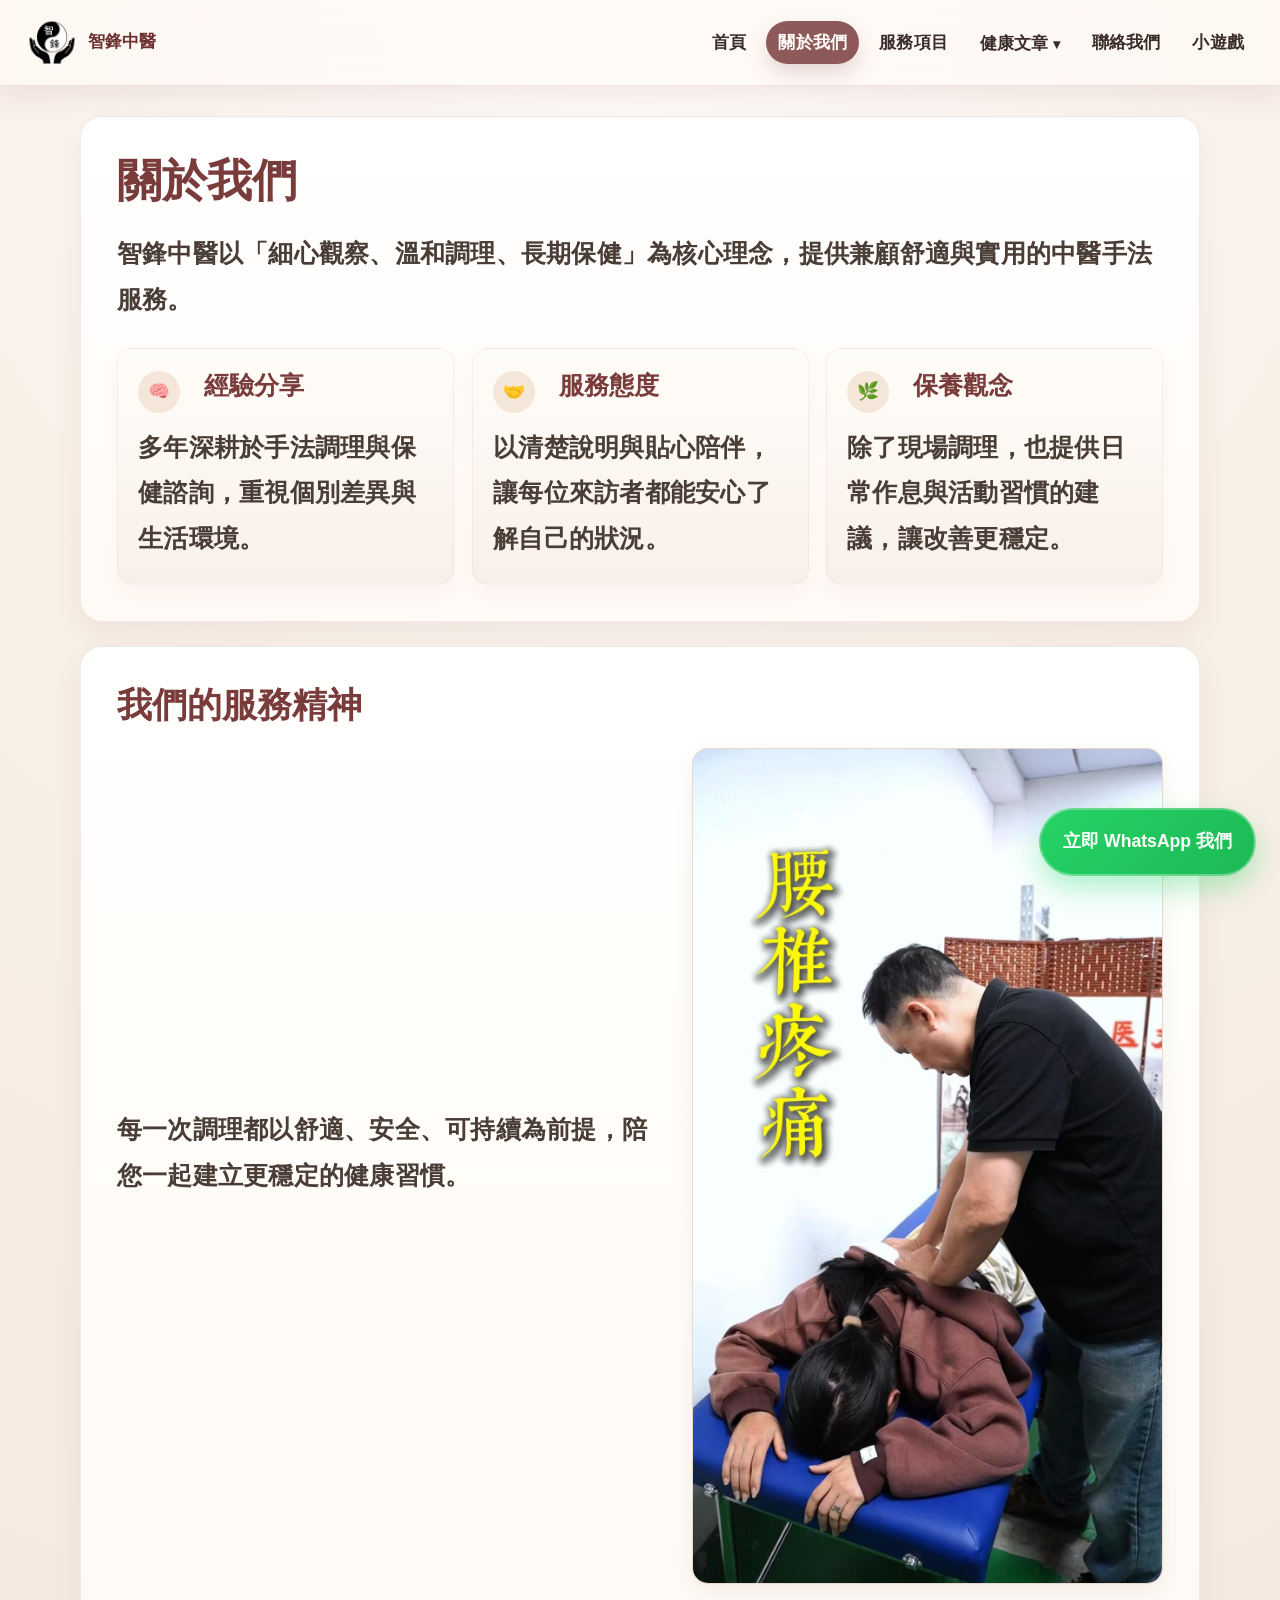
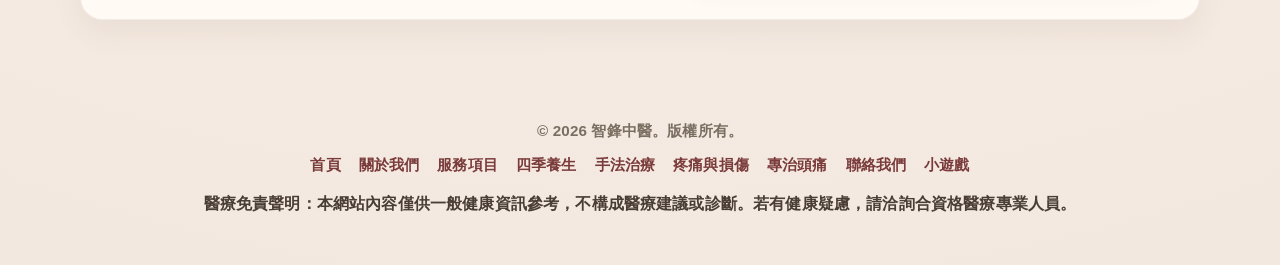
<file: about.html>
<!DOCTYPE html>
<html lang="zh-HK">

<head>
  <meta charset="UTF-8" />
  <meta name="viewport" content="width=device-width, initial-scale=1.0" />
  <!-- Google tag (gtag.js) -->
  <script async src="https://www.googletagmanager.com/gtag/js?id=AW-18321476060"></script>
  <script>
    window.dataLayer = window.dataLayer || [];
    function gtag() { dataLayer.push(arguments); }
    gtag('js', new Date());

    gtag('config', 'AW-18321476060');
  </script>

<meta http-equiv="Content-Security-Policy" content="default-src 'self'; base-uri 'self'; object-src 'none'; script-src 'self' 'unsafe-inline' https://www.googletagmanager.com https://www.google-analytics.com https://googleads.g.doubleclick.net https://www.google.com https://www.googleadservices.com https://www.google.com.hk; style-src 'self' 'unsafe-inline' https://www.googletagmanager.com https://fonts.googleapis.com https://tagassistant.google.com; font-src 'self' data: https://fonts.gstatic.com; img-src 'self' data: https://www.googletagmanager.com https://www.google-analytics.com https://googleads.g.doubleclick.net https://www.google.com https://www.googleadservices.com https://www.google.com.hk https://fonts.gstatic.com; connect-src 'self' https://www.googletagmanager.com https://www.google-analytics.com https://www.google.com https://www.google.com.hk https://googleads.g.doubleclick.net https://ad.doubleclick.net https://www.googleadservices.com; frame-src 'self' https://www.youtube-nocookie.com;" />  <meta property="og:locale" content="zh_HK" />
  <meta property="og:site_name" content="智鋒中醫" />
  <meta property="og:type" content="website" />
  <meta property="og:title" content="關於我們｜智鋒中醫 - 專業手法調理與中醫保健" />
  <meta property="og:description" content="了解智鋒中醫的理念、專業背景與手法調理服務，以及個人化保健建議。" />
  <meta property="og:url" content="https://chifungtech.github.io/about.html" />
  <meta property="og:image" content="https://chifungtech.github.io/pic4.jpg" />
  <meta name="twitter:card" content="summary_large_image" />
  <meta name="twitter:title" content="關於我們｜智鋒中醫 - 專業手法調理與中醫保健" />
  <meta name="twitter:description" content="了解智鋒中醫的理念、專業背景與手法調理服務，以及個人化保健建議。" />
  <meta name="twitter:image" content="https://chifungtech.github.io/pic4.jpg" />
  <title>關於我們｜智鋒中醫</title>
  <meta name="description" content="了解智鋒中醫的理念、專業背景與手法調理服務，以及個人化保健建議。" />
  <script defer src="site.js"></script>
  <script type="application/ld+json">
  {
    "@context": "https://schema.org",
    "@type": "MedicalBusiness",
    "name": "智鋒中醫",
    "description": "智鋒中醫提供手法調理、頭痛緩解、肩頸與腰背舒緩，專注整體中醫保健。",
    "url": "https://chifungtech.github.io/",
    "logo": "https://chifungtech.github.io/taichi_logo.png",
    "telephone": "+85261446243",
    "address": {
      "@type": "PostalAddress",
      "addressLocality": "香港"
    },
    "medicalSpecialty": "Traditional Chinese Medicine"
  }
  </script>
  <link rel="icon" type="image/png" href="taichi_favicon.png" sizes="32x32" />
  <link rel="shortcut icon" href="taichi_favicon.ico" />
  <link rel="stylesheet" href="style.css" />
</head>

<body>
  <header class="site-header">
    <a class="brand" href="index.html" aria-label="智鋒中醫">
      <img src="taichi_logo.png" alt="智鋒中醫品牌標誌" class="site-logo" />
      <span class="brand-text">智鋒中醫</span>
    </a>
    <button class="nav-toggle" type="button" aria-expanded="false" aria-label="顯示選單">☰ 選單</button>
    <nav class="site-nav" aria-label="主選單">
      <a href="index.html">首頁</a>
      <a class="active" href="about.html">關於我們</a>
      <a href="services.html">服務項目</a>
      <div class="nav-item">
        <button class="nav-link" type="button" aria-expanded="false" aria-controls="health-articles-menu"
          aria-label="開啟健康文章選單">健康文章</button>
        <div id="health-articles-menu" class="submenu" aria-label="健康文章分類">
          <a href="article.html">健康文章</a>
          <a href="four-seasons.html">四季養生</a>
          <a href="manual-therapy.html">手法治療</a>
          <a href="pain.html">疼痛與損傷</a>
          <a href="headpain.html">專治頭痛</a>
        </div>
      </div>
      <a href="contact.html">聯絡我們</a>
      <a href="minigame.html">小遊戲</a>
    </nav>
  </header>

  <main class="page-content">
    <section class="card">
      <h1>關於我們</h1>
      <p>智鋒中醫以「細心觀察、溫和調理、長期保健」為核心理念，提供兼顧舒適與實用的中醫手法服務。</p>
      <div class="feature-grid">
        <article>
          <h3><span class="icon" aria-hidden="true">🧠</span>經驗分享</h3>
          <p>多年深耕於手法調理與保健諮詢，重視個別差異與生活環境。</p>
        </article>
        <article>
          <h3><span class="icon" aria-hidden="true">🤝</span>服務態度</h3>
          <p>以清楚說明與貼心陪伴，讓每位來訪者都能安心了解自己的狀況。</p>
        </article>
        <article>
          <h3><span class="icon" aria-hidden="true">🌿</span>保養觀念</h3>
          <p>除了現場調理，也提供日常作息與活動習慣的建議，讓改善更穩定。</p>
        </article>
      </div>
    </section>

    <section class="card">
      <h2>我們的服務精神</h2>
      <div class="card__body">
        <div class="card__copy">
          <p>每一次調理都以舒適、安全、可持續為前提，陪您一起建立更穩定的健康習慣。</p>
        </div>
        <div class="card__media">
          <img class="full-image" src="pic4.jpg" alt="中醫師在診間為客人進行溫和手法調理" loading="lazy" decoding="async" />
        </div>
      </div>
    </section>
  </main>

  <footer class="site-footer">
    © 2026 智鋒中醫。版權所有。
    <nav class="footer-nav" aria-label="頁面導覽">
      <a href="index.html">首頁</a>
      <a href="about.html">關於我們</a>
      <a href="services.html">服務項目</a>
      <a href="four-seasons.html">四季養生</a>
      <a href="manual-therapy.html">手法治療</a>
      <a href="pain.html">疼痛與損傷</a>
      <a href="headpain.html">專治頭痛</a>
      <a href="contact.html">聯絡我們</a>
      <a href="minigame.html">小遊戲</a>
    </nav>
    <p class="disclaimer">醫療免責聲明：本網站內容僅供一般健康資訊參考，不構成醫療建議或診斷。若有健康疑慮，請洽詢合資格醫療專業人員。</p>
  </footer>

  <a href="https://wa.me/85261446243?text=你好，我想查詢中醫手法調理預約。請先告訴我最困擾的部位與狀況，謝謝。" target="_blank" rel="noopener noreferrer"
    class="whatsapp-float" aria-label="立即透過 WhatsApp 聯絡智鋒中醫">立即 WhatsApp 我們</a>

</body>

</html>
</file>
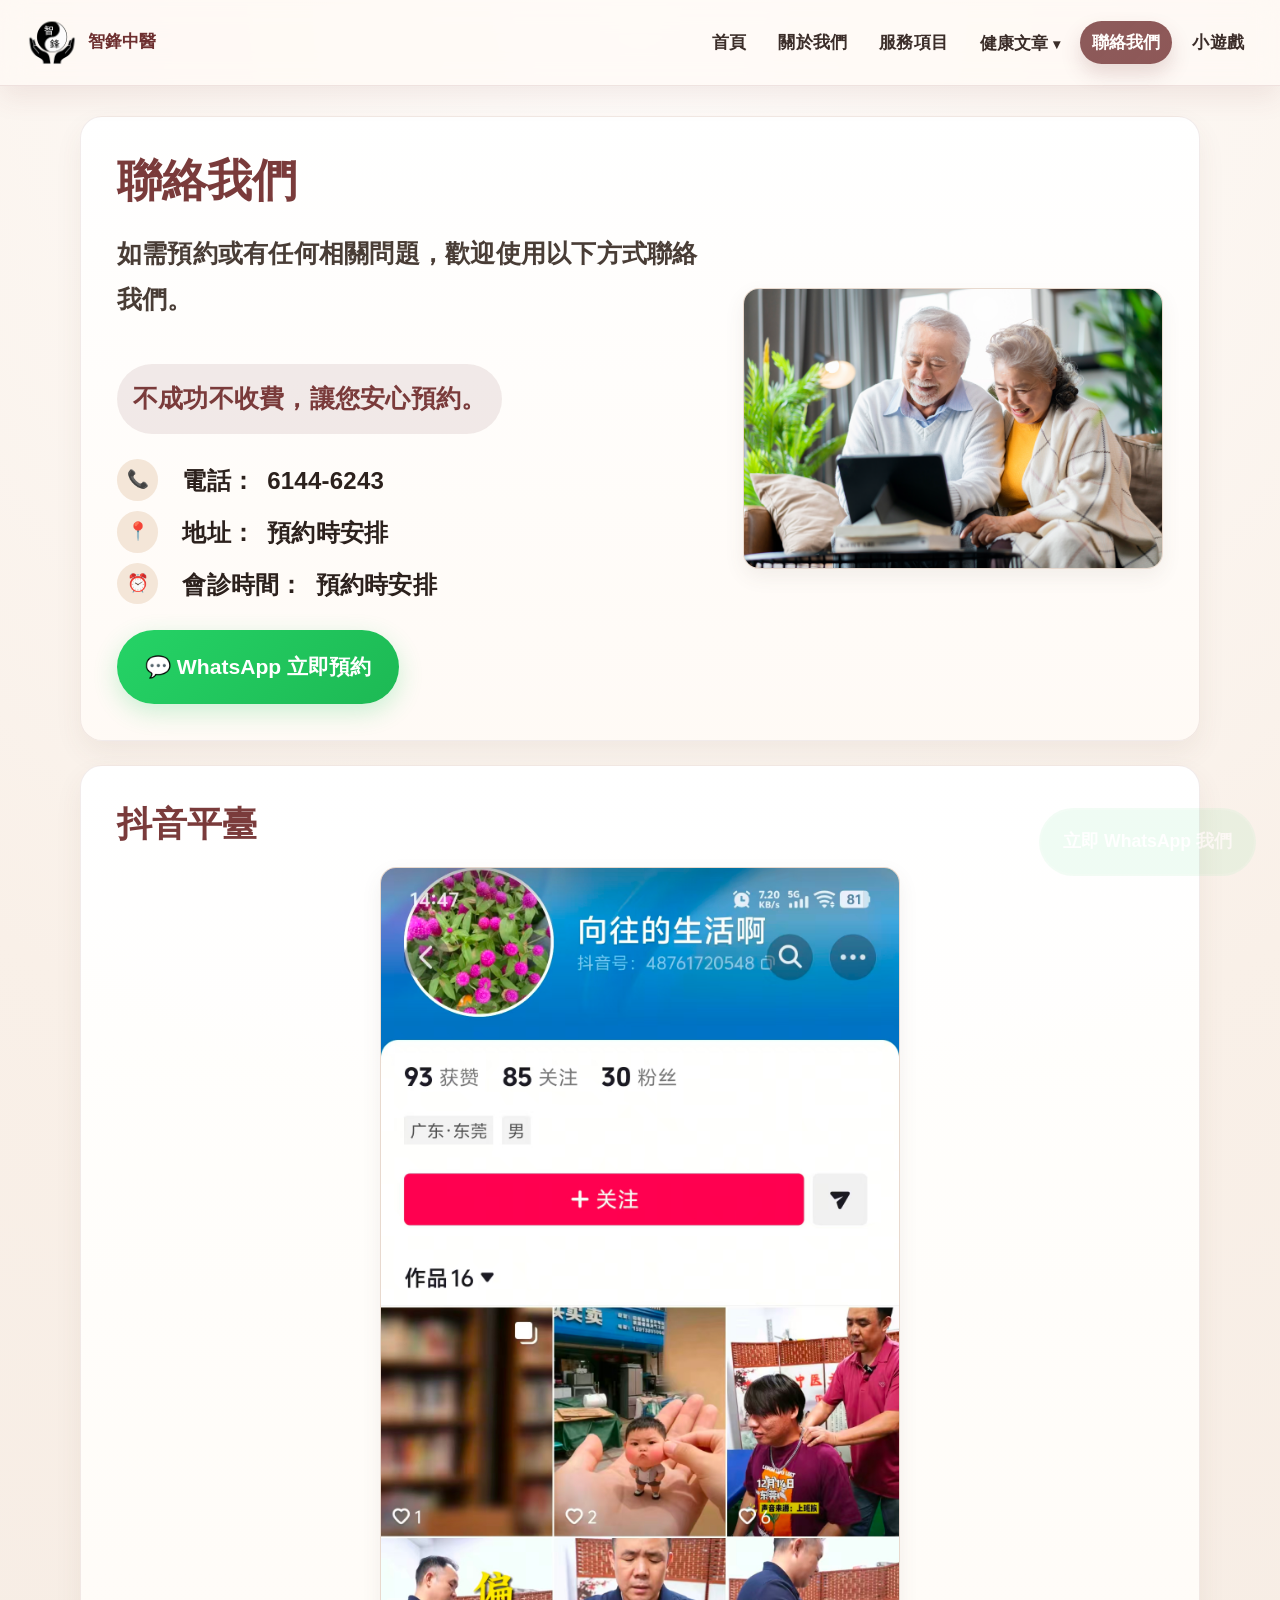
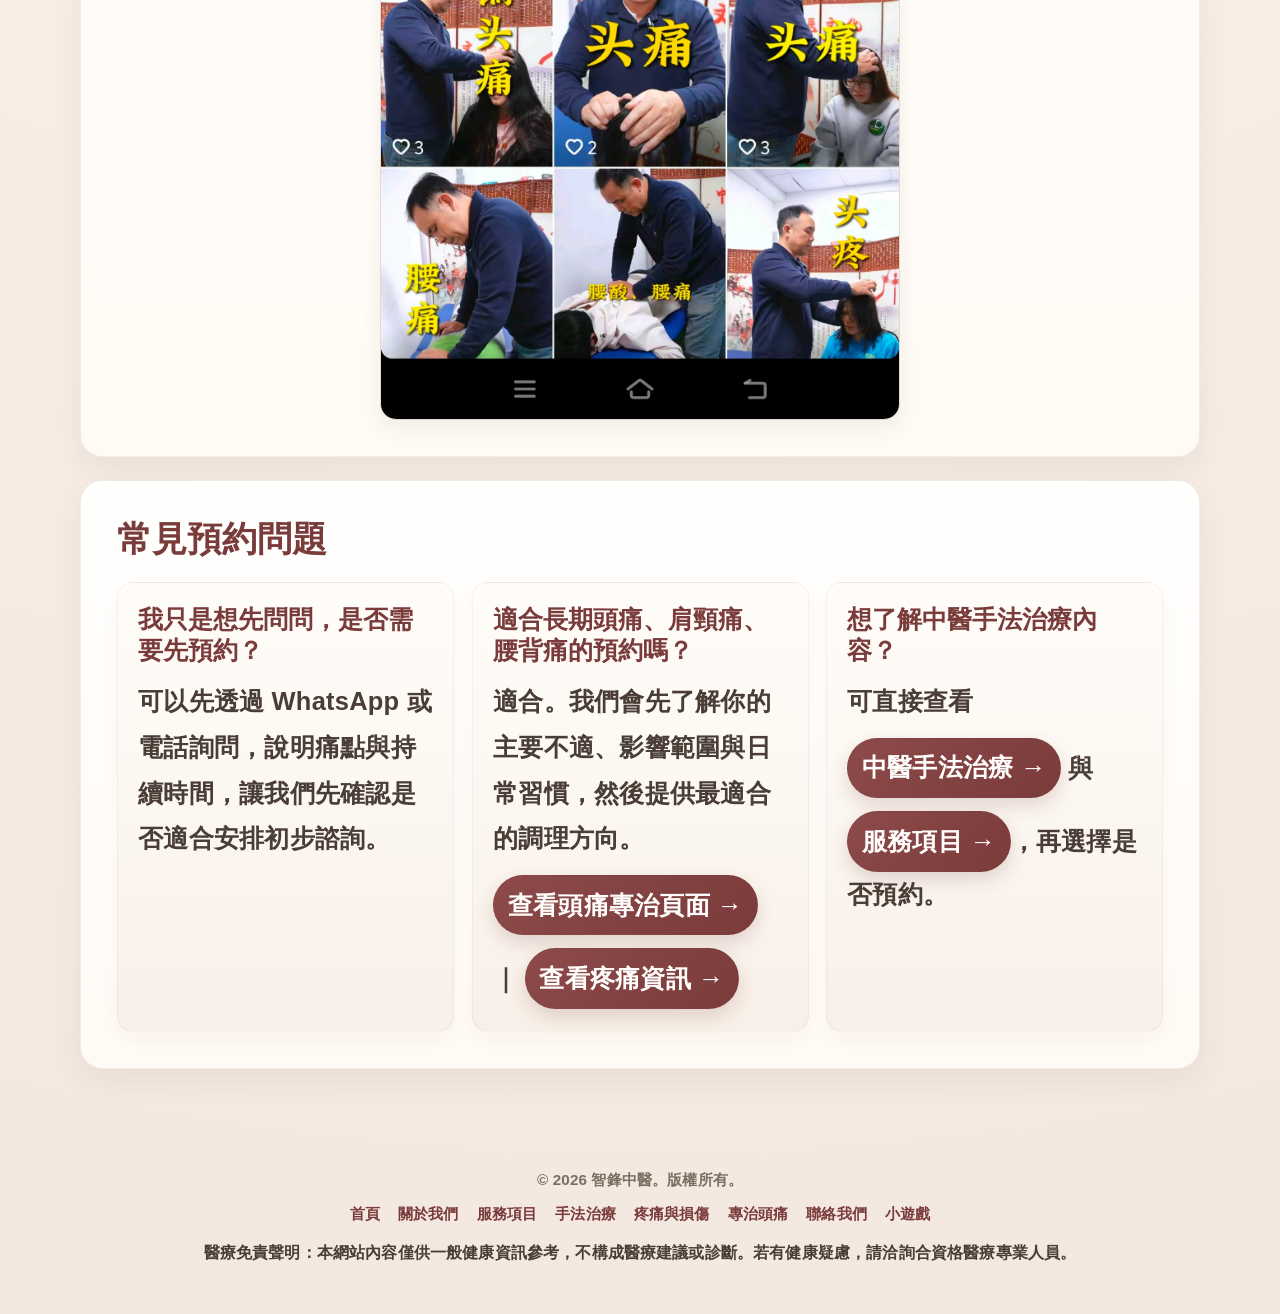
<file: contact.html>
<!DOCTYPE html>
<html lang="zh-HK">

<head>
  <meta charset="UTF-8" />
  <meta name="viewport" content="width=device-width, initial-scale=1.0" />
  <!-- Google tag (gtag.js) -->
  <script async src="https://www.googletagmanager.com/gtag/js?id=AW-18321476060"></script>
  <script>
    window.dataLayer = window.dataLayer || [];
    function gtag() { dataLayer.push(arguments); }
    gtag('js', new Date());

    gtag('config', 'AW-18321476060');
  </script>

<meta http-equiv="Content-Security-Policy" content="default-src 'self'; base-uri 'self'; object-src 'none'; script-src 'self' 'unsafe-inline' https://www.googletagmanager.com https://www.google-analytics.com https://googleads.g.doubleclick.net https://www.google.com https://www.googleadservices.com https://www.google.com.hk; style-src 'self' 'unsafe-inline' https://www.googletagmanager.com https://fonts.googleapis.com https://tagassistant.google.com; font-src 'self' data: https://fonts.gstatic.com; img-src 'self' data: https://www.googletagmanager.com https://www.google-analytics.com https://googleads.g.doubleclick.net https://www.google.com https://www.googleadservices.com https://www.google.com.hk https://fonts.gstatic.com; connect-src 'self' https://www.googletagmanager.com https://www.google-analytics.com https://www.google.com https://www.google.com.hk https://googleads.g.doubleclick.net https://ad.doubleclick.net https://www.googleadservices.com; frame-src 'self' https://www.youtube-nocookie.com;" />  <meta property="og:locale" content="zh_HK" />
  <meta property="og:site_name" content="智鋒中醫" />
  <meta property="og:type" content="website" />
  <meta property="og:title" content="預約中醫手法調理｜聯絡智鋒中醫｜WhatsApp / 電話預約" />
  <meta property="og:description" content="聯絡智鋒中醫安排中醫手法調理預約，提供電話、WhatsApp 與初步諮詢服務資訊。" />
  <meta property="og:url" content="https://chifungtech.github.io/contact.html" />
  <meta property="og:image"
    content="https://chifungtech.github.io/old-asian-senior-couple-retired-age-sitting-sofa-couch-video-call-their-family-with-tablet-device-social-connect-home-isolation-stay-home-state-order-concepthappiness-senior-laugh-smile-joyful.jpg" />
  <meta name="twitter:card" content="summary_large_image" />
  <meta name="twitter:title" content="預約中醫手法調理｜聯絡智鋒中醫｜WhatsApp / 電話預約" />
  <meta name="twitter:description" content="聯絡智鋒中醫安排中醫手法調理預約，提供電話、WhatsApp 與初步諮詢服務資訊。" />
  <meta name="twitter:image"
    content="https://chifungtech.github.io/old-asian-senior-couple-retired-age-sitting-sofa-couch-video-call-their-family-with-tablet-device-social-connect-home-isolation-stay-home-state-order-concepthappiness-senior-laugh-smile-joyful.jpg" />
  <title>預約中醫手法調理｜聯絡智鋒中醫｜WhatsApp / 電話預約</title>
  <meta name="description" content="聯絡智鋒中醫安排中醫手法調理預約，提供電話、WhatsApp 與初步諮詢服務資訊。" />
  <script defer src="site.js"></script>
  <script type="application/ld+json">
  {
    "@context": "https://schema.org",
    "@type": "MedicalBusiness",
    "name": "智鋒中醫",
    "description": "智鋒中醫提供手法調理、頭痛緩解、肩頸與腰背舒緩，專注整體中醫保健。",
    "url": "https://chifungtech.github.io/",
    "logo": "https://chifungtech.github.io/taichi_logo.png",
    "telephone": "+85261446243",
    "address": {
      "@type": "PostalAddress",
      "addressLocality": "香港"
    },
    "medicalSpecialty": "Traditional Chinese Medicine"
  }
  </script>
  <link rel="icon" type="image/png" href="taichi_favicon.png" sizes="32x32" />
  <link rel="shortcut icon" href="taichi_favicon.ico" />
  <link rel="stylesheet" href="style.css" />
</head>

<body>
  <header class="site-header">
    <a class="brand" href="index.html" aria-label="智鋒中醫">
      <img src="taichi_logo.png" alt="智鋒中醫品牌標誌" class="site-logo" />
      <span class="brand-text">智鋒中醫</span>
    </a>
    <button class="nav-toggle" type="button" aria-expanded="false" aria-label="顯示選單">☰ 選單</button>
    <nav class="site-nav" aria-label="主選單">
      <a href="index.html">首頁</a>
      <a href="about.html">關於我們</a>
      <a href="services.html">服務項目</a>
      <div class="nav-item">
        <button class="nav-link" type="button" aria-expanded="false" aria-controls="health-articles-menu"
          aria-label="開啟健康文章選單">健康文章</button>
        <div id="health-articles-menu" class="submenu" aria-label="健康文章分類">
          <a href="article.html">健康文章</a>
          <a href="four-seasons.html">四季養生</a>
          <a href="manual-therapy.html">手法治療</a>
          <a href="pain.html">疼痛與損傷</a>
          <a href="headpain.html">專治頭痛</a>
        </div>
      </div>
      <a class="active" href="contact.html">聯絡我們</a>
      <a href="minigame.html">小遊戲</a>
    </nav>
  </header>

  <main class="page-content">
    <section class="card contact-card">
      <div class="contact-card__body">
        <div class="contact-card__copy">
          <h1>聯絡我們</h1>
          <p>如需預約或有任何相關問題，歡迎使用以下方式聯絡我們。</p>
          <p class="guarantee-note">不成功不收費，讓您安心預約。</p>
          <ul class="contact-list">
            <li><span class="icon" aria-hidden="true">📞</span><strong>電話：</strong> 6144-6243</li>
            <li><span class="icon" aria-hidden="true">📍</span><strong>地址：</strong> 預約時安排</li>
            <li><span class="icon" aria-hidden="true">⏰</span><strong>會診時間：</strong> 預約時安排</li>
          </ul>
          <div class="cta-row">
            <a class="button button--wa" href="https://wa.me/85261446243?text=你好，我想查詢中醫手法調理預約。請先告訴我最困擾的部位、持續時間與想改善的症狀。"
              target="_blank" rel="noopener noreferrer">💬 WhatsApp 立即預約</a>
          </div>
        </div>
        <div class="contact-card__media">
          <img class="full-image"
            src="old-asian-senior-couple-retired-age-sitting-sofa-couch-video-call-their-family-with-tablet-device-social-connect-home-isolation-stay-home-state-order-concepthappiness-senior-laugh-smile-joyful.jpg"
            alt="年長夫妻在居家使用平板聯絡中醫診所" loading="lazy" decoding="async" />
        </div>
      </div>
    </section>

    <section class="card">
      <h2>抖音平臺</h2>
      <img class="full-image douyin-photo" src="pic6.jpg" alt="中醫診所接待區與聯絡資訊展示場景" loading="lazy" decoding="async" />
    </section>

    <section class="card">
      <h2>常見預約問題</h2>
      <div class="service-list">
        <article>
          <h3>我只是想先問問，是否需要先預約？</h3>
          <p>可以先透過 WhatsApp 或電話詢問，說明痛點與持續時間，讓我們先確認是否適合安排初步諮詢。</p>
        </article>
        <article>
          <h3>適合長期頭痛、肩頸痛、腰背痛的預約嗎？</h3>
          <p>適合。我們會先了解你的主要不適、影響範圍與日常習慣，然後提供最適合的調理方向。</p>
          <p><a class="faq-link" href="headpain.html">查看頭痛專治頁面 →</a> ｜ <a class="faq-link" href="pain.html">查看疼痛資訊 →</a>
          </p>
        </article>
        <article>
          <h3>想了解中醫手法治療內容？</h3>
          <p>可直接查看 <a class="faq-link" href="manual-therapy.html">中醫手法治療 →</a> 與 <a class="faq-link"
              href="services.html">服務項目 →</a>，再選擇是否預約。</p>
        </article>
      </div>
    </section>
  </main>

  <footer class="site-footer">
    © 2026 智鋒中醫。版權所有。
    <nav class="footer-nav" aria-label="頁面導覽">
      <a href="index.html">首頁</a>
      <a href="about.html">關於我們</a>
      <a href="services.html">服務項目</a>
      <a href="manual-therapy.html">手法治療</a>
      <a href="pain.html">疼痛與損傷</a>
      <a href="headpain.html">專治頭痛</a>
      <a href="contact.html">聯絡我們</a>
      <a href="minigame.html">小遊戲</a>
    </nav>
    <p class="disclaimer">醫療免責聲明：本網站內容僅供一般健康資訊參考，不構成醫療建議或診斷。若有健康疑慮，請洽詢合資格醫療專業人員。</p>
  </footer>

  <a href="https://wa.me/85261446243?text=你好，我想查詢中醫手法調理預約。請先告訴我最困擾的部位、持續時間與想改善的症狀。" target="_blank"
    rel="noopener noreferrer" class="whatsapp-float" aria-label="立即透過 WhatsApp 聯絡智鋒中醫">立即 WhatsApp 我們</a>

</body>

</html>
</file>
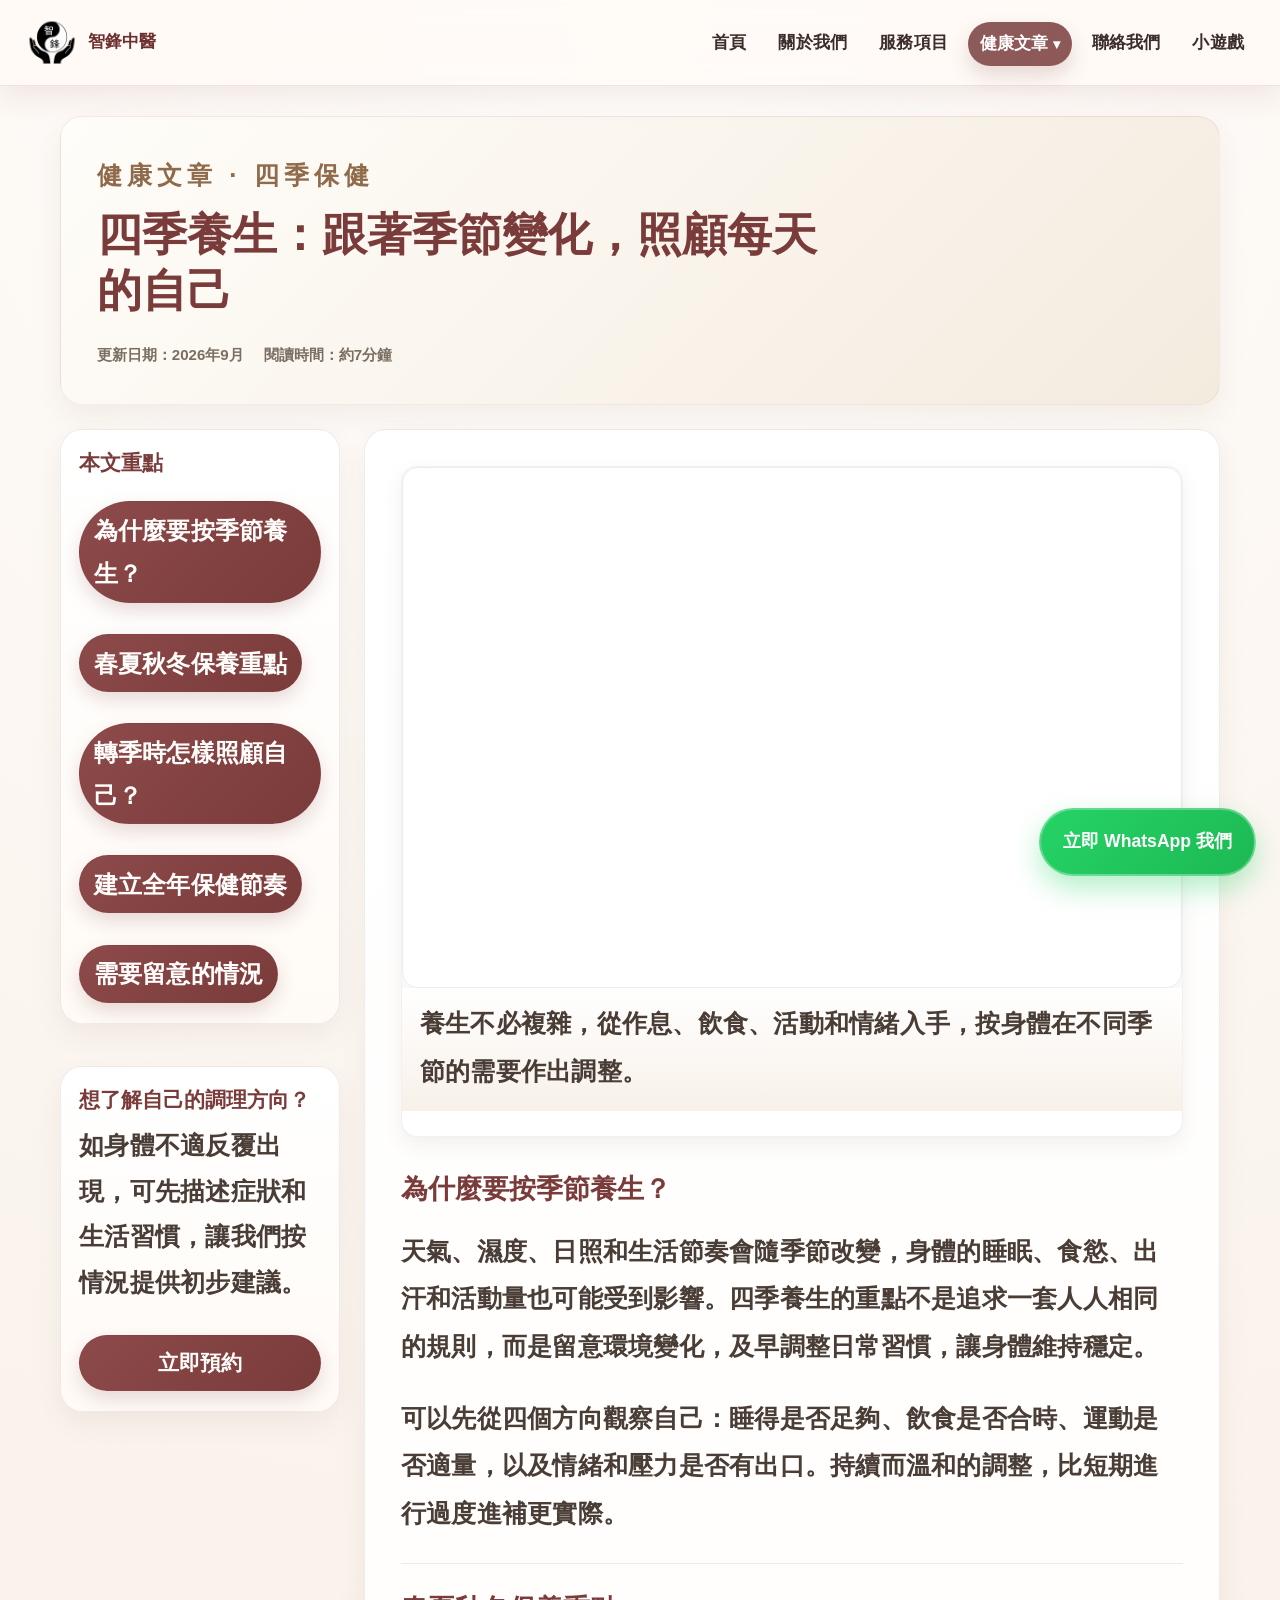
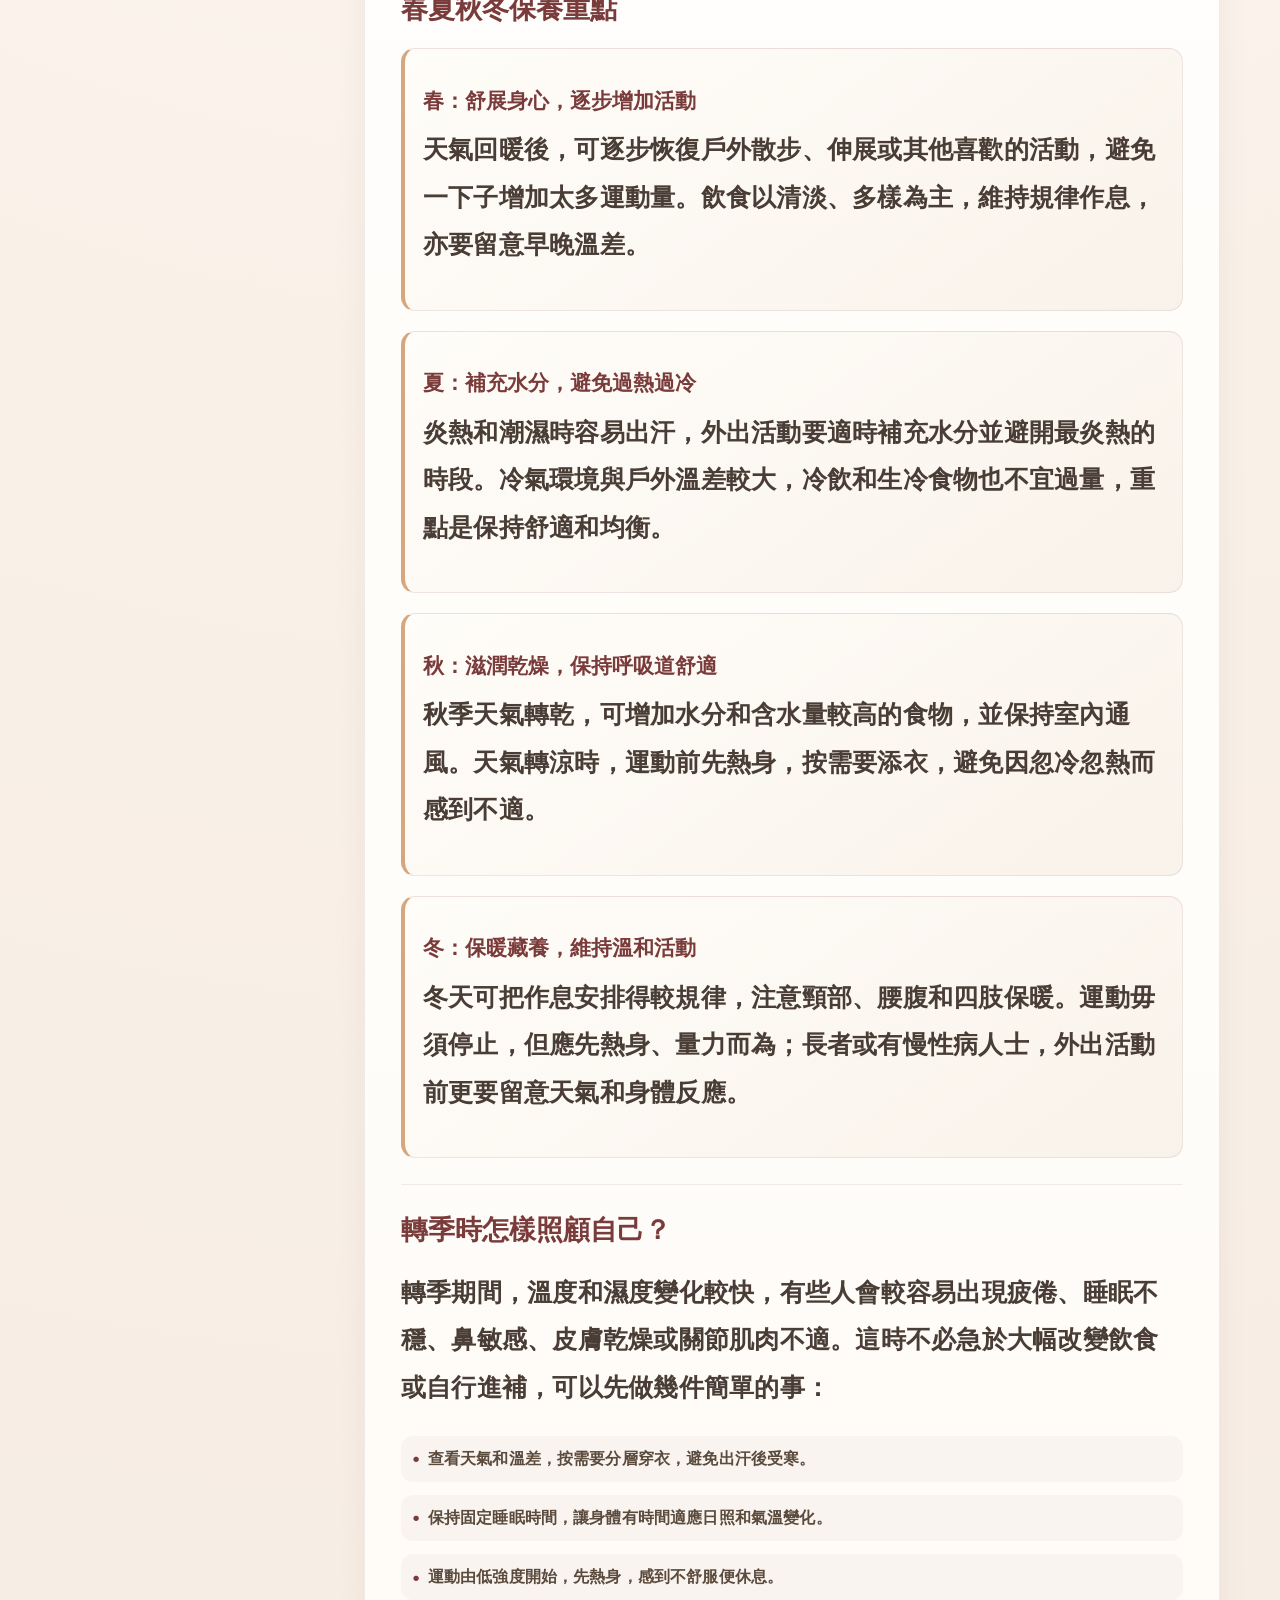
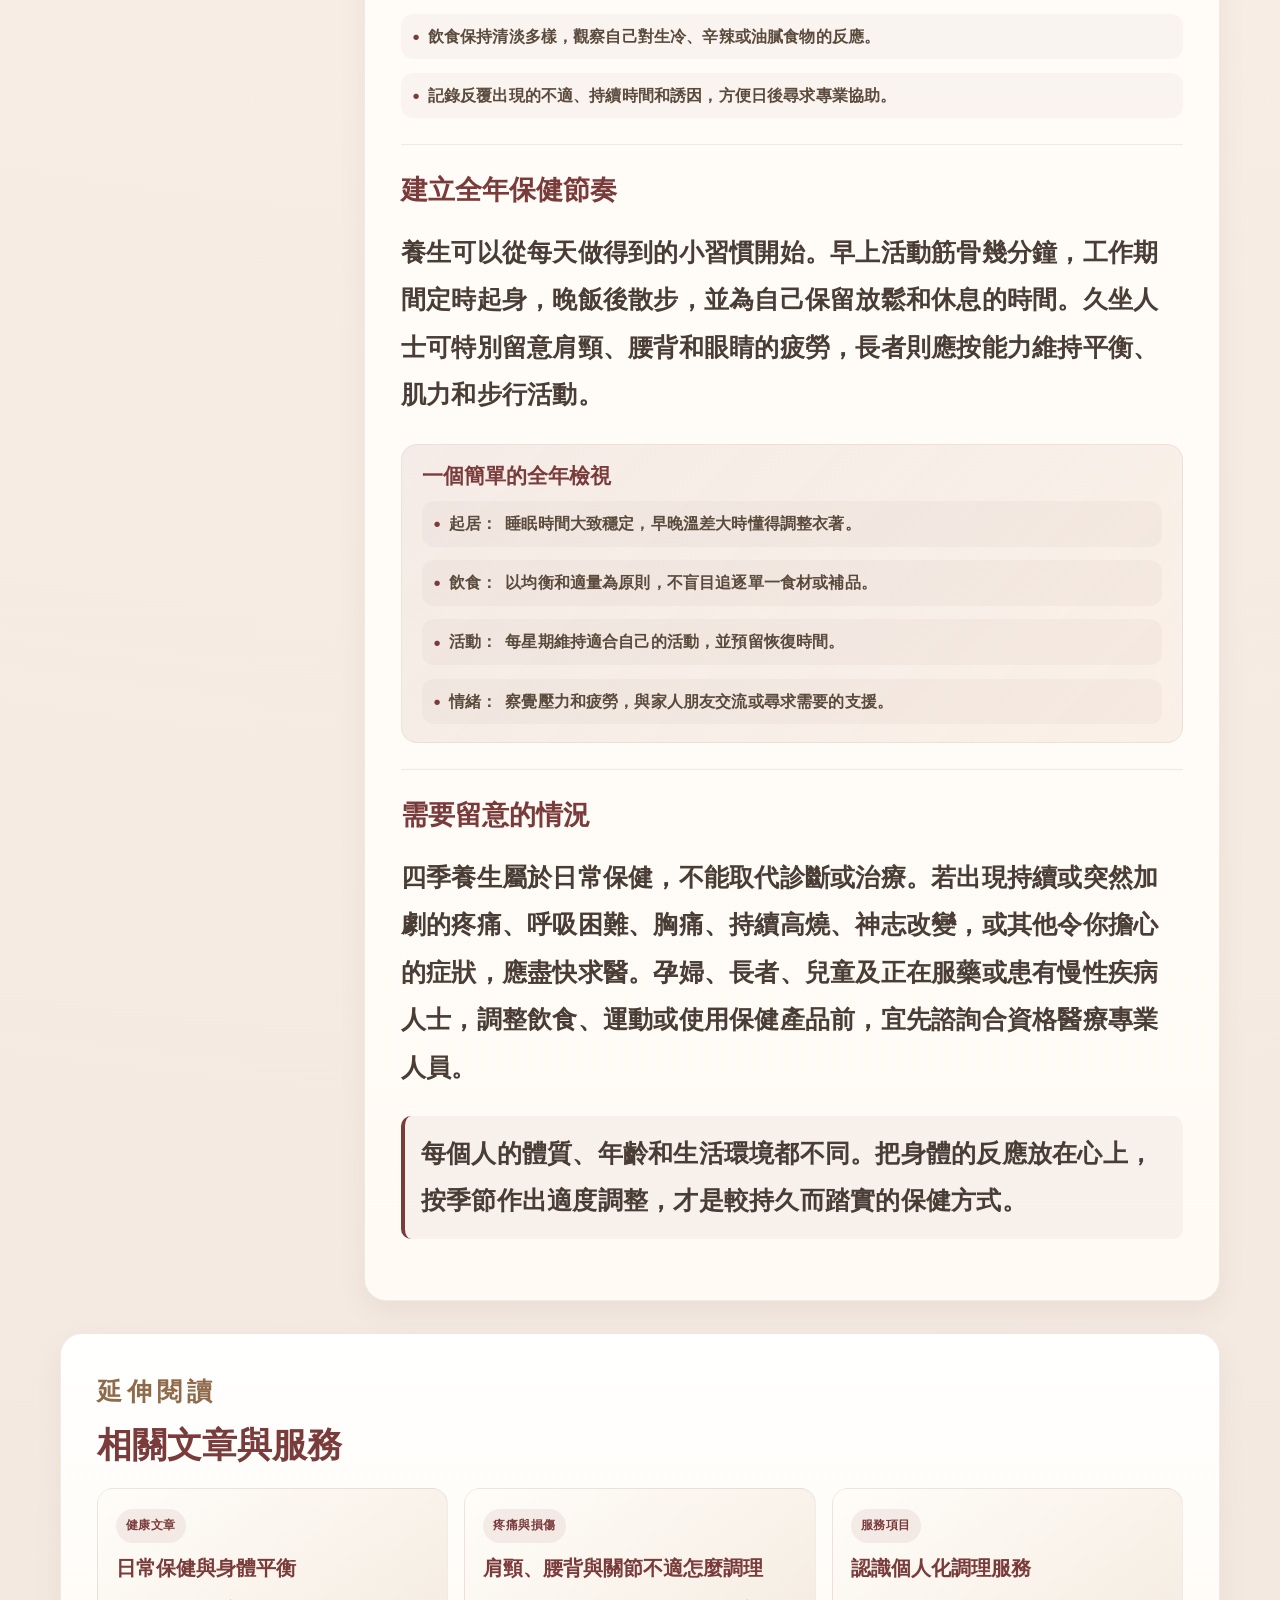
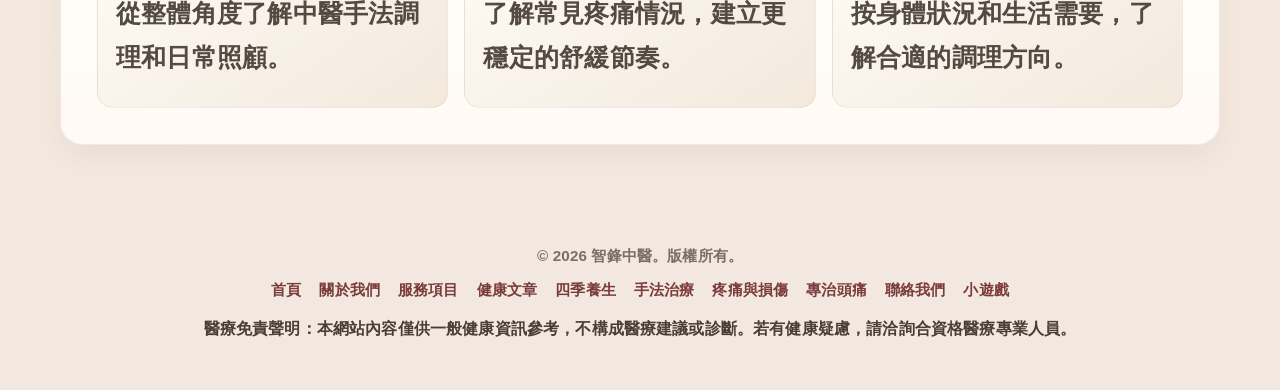
<file: four-seasons.html>
<!DOCTYPE html>
<html lang="zh-HK">

<head>
  <meta charset="UTF-8" />
  <meta name="viewport" content="width=device-width, initial-scale=1.0" />
  <!-- Google tag (gtag.js) -->
<script async src="https://www.googletagmanager.com/gtag/js?id=AW-18321476060"></script>
<script>
  window.dataLayer = window.dataLayer || [];
  function gtag(){dataLayer.push(arguments);}
  gtag('js', new Date());

  gtag('config', 'AW-18321476060');
</script>

<meta http-equiv="Content-Security-Policy" content="default-src 'self'; base-uri 'self'; object-src 'none'; script-src 'self' 'unsafe-inline' https://www.googletagmanager.com https://www.google-analytics.com https://googleads.g.doubleclick.net https://www.google.com https://www.googleadservices.com https://www.google.com.hk; style-src 'self' 'unsafe-inline' https://www.googletagmanager.com https://fonts.googleapis.com https://tagassistant.google.com; font-src 'self' data: https://fonts.gstatic.com; img-src 'self' data: https://www.googletagmanager.com https://www.google-analytics.com https://googleads.g.doubleclick.net https://www.google.com https://www.googleadservices.com https://www.google.com.hk https://fonts.gstatic.com; connect-src 'self' https://www.googletagmanager.com https://www.google-analytics.com https://www.google.com https://www.google.com.hk https://googleads.g.doubleclick.net https://ad.doubleclick.net https://www.googleadservices.com; frame-src 'self' https://www.youtube-nocookie.com;" />  <meta property="og:site_name" content="智鋒中醫" />
  <meta property="og:type" content="article" />
  <meta property="og:title" content="四季養生｜香港中醫保健與轉季調理建議｜智鋒中醫" />
  <meta property="og:description" content="從起居、飲食、運動和情緒四方面，了解春夏秋冬及轉季時的中醫養生方法與日常保健建議。" />
  <meta property="og:url" content="https://chifungtech.github.io/four-seasons.html" />
  <meta property="og:image" content="https://chifungtech.github.io/old-asian-senior-couple-retired-age-sitting-sofa-couch-video-call-their-family-with-tablet-device-social-connect-home-isolation-stay-home-state-order-concepthappiness-senior-laugh-smile-joyful.jpg" />
  <meta name="twitter:card" content="summary_large_image" />
  <meta name="twitter:title" content="四季養生｜香港中醫保健與轉季調理建議｜智鋒中醫" />
  <meta name="twitter:description" content="從起居、飲食、運動和情緒四方面，了解春夏秋冬及轉季時的中醫養生方法與日常保健建議。" />
  <meta name="twitter:image" content="https://chifungtech.github.io/old-asian-senior-couple-retired-age-sitting-sofa-couch-video-call-their-family-with-tablet-device-social-connect-home-isolation-stay-home-state-order-concepthappiness-senior-laugh-smile-joyful.jpg" />
  <title>四季養生｜香港中醫保健與轉季調理建議｜智鋒中醫</title>
  <meta name="description" content="從起居、飲食、運動和情緒四方面，了解春夏秋冬及轉季時的中醫養生方法與日常保健建議。" />
  <script defer src="site.js"></script>
  <link rel="icon" type="image/png" href="taichi_favicon.png" sizes="32x32" />
  <link rel="shortcut icon" href="taichi_favicon.ico" />
  <link rel="stylesheet" href="style.css" />
</head>

<body>
  <header class="site-header">
    <a class="brand" href="index.html" aria-label="智鋒中醫">
      <img src="taichi_logo.png" alt="智鋒中醫品牌標誌" class="site-logo" />
      <span class="brand-text">智鋒中醫</span>
    </a>
    <button class="nav-toggle" type="button" aria-expanded="false" aria-label="顯示選單">☰ 選單</button>
    <nav class="site-nav" aria-label="主選單">
      <a href="index.html">首頁</a>
      <a href="about.html">關於我們</a>
      <a href="services.html">服務項目</a>
      <div class="nav-item">
        <button class="nav-link active" type="button" aria-expanded="false" aria-controls="health-articles-menu" aria-label="開啟健康文章選單">健康文章</button>
        <div id="health-articles-menu" class="submenu" aria-label="健康文章分類">
          <a href="article.html">健康文章</a>
          <a href="four-seasons.html">四季養生</a>
          <a href="manual-therapy.html">手法治療</a>
          <a href="pain.html">疼痛與損傷</a>
          <a href="headpain.html">專治頭痛</a>
        </div>
      </div>
      <a href="contact.html">聯絡我們</a>
      <a href="minigame.html">小遊戲</a>
    </nav>
  </header>

  <main class="page-content article-page">
    <section class="article-hero card">
      <p class="eyebrow">健康文章 · 四季保健</p>
      <h1>四季養生：跟著季節變化，照顧每天的自己</h1>
      <div class="article-meta" aria-label="文章資訊">
        <span>更新日期：2026年9月</span>
        <span>閱讀時間：約7分鐘</span>
      </div>
    </section>

    <div class="article-shell">
      <aside class="article-sidebar" aria-label="文章目錄">
        <div class="card article-summary">
          <h2>本文重點</h2>
          <ul class="summary-list">
            <li><a href="#section-1">為什麼要按季節養生？</a></li>
            <li><a href="#section-2">春夏秋冬保養重點</a></li>
            <li><a href="#section-3">轉季時怎樣照顧自己？</a></li>
            <li><a href="#section-4">建立全年保健節奏</a></li>
            <li><a href="#section-5">需要留意的情況</a></li>
          </ul>
        </div>

        <div class="card article-cta">
          <h3>想了解自己的調理方向？</h3>
          <p>如身體不適反覆出現，可先描述症狀和生活習慣，讓我們按情況提供初步建議。</p>
          <a class="button" href="contact.html">立即預約</a>
        </div>
      </aside>

      <article class="article-content card" aria-label="四季養生文章內容">
        <section class="article-visual" aria-label="四季養生主題圖片">
          <img src="old-asian-senior-couple-retired-age-sitting-sofa-couch-video-call-their-family-with-tablet-device-social-connect-home-isolation-stay-home-state-order-concepthappiness-senior-laugh-smile-joyful.jpg" alt="長者在家中輕鬆生活，保持交流與日常活動" loading="lazy" decoding="async" />
          <p class="article-visual__caption">養生不必複雜，從作息、飲食、活動和情緒入手，按身體在不同季節的需要作出調整。</p>
        </section>

        <section id="section-1" class="article-section">
          <h2>為什麼要按季節養生？</h2>
          <p>天氣、濕度、日照和生活節奏會隨季節改變，身體的睡眠、食慾、出汗和活動量也可能受到影響。四季養生的重點不是追求一套人人相同的規則，而是留意環境變化，及早調整日常習慣，讓身體維持穩定。</p>
          <p>可以先從四個方向觀察自己：睡得是否足夠、飲食是否合時、運動是否適量，以及情緒和壓力是否有出口。持續而溫和的調整，比短期進行過度進補更實際。</p>
        </section>

        <section id="section-2" class="article-section">
          <h2>春夏秋冬保養重點</h2>
          <div class="article-tip">
            <h3>春：舒展身心，逐步增加活動</h3>
            <p>天氣回暖後，可逐步恢復戶外散步、伸展或其他喜歡的活動，避免一下子增加太多運動量。飲食以清淡、多樣為主，維持規律作息，亦要留意早晚溫差。</p>
          </div>
          <div class="article-tip">
            <h3>夏：補充水分，避免過熱過冷</h3>
            <p>炎熱和潮濕時容易出汗，外出活動要適時補充水分並避開最炎熱的時段。冷氣環境與戶外溫差較大，冷飲和生冷食物也不宜過量，重點是保持舒適和均衡。</p>
          </div>
          <div class="article-tip">
            <h3>秋：滋潤乾燥，保持呼吸道舒適</h3>
            <p>秋季天氣轉乾，可增加水分和含水量較高的食物，並保持室內通風。天氣轉涼時，運動前先熱身，按需要添衣，避免因忽冷忽熱而感到不適。</p>
          </div>
          <div class="article-tip">
            <h3>冬：保暖藏養，維持溫和活動</h3>
            <p>冬天可把作息安排得較規律，注意頸部、腰腹和四肢保暖。運動毋須停止，但應先熱身、量力而為；長者或有慢性病人士，外出活動前更要留意天氣和身體反應。</p>
          </div>
        </section>

        <section id="section-3" class="article-section">
          <h2>轉季時怎樣照顧自己？</h2>
          <p>轉季期間，溫度和濕度變化較快，有些人會較容易出現疲倦、睡眠不穩、鼻敏感、皮膚乾燥或關節肌肉不適。這時不必急於大幅改變飲食或自行進補，可以先做幾件簡單的事：</p>
          <ul class="check-list article-points">
            <li>查看天氣和溫差，按需要分層穿衣，避免出汗後受寒。</li>
            <li>保持固定睡眠時間，讓身體有時間適應日照和氣溫變化。</li>
            <li>運動由低強度開始，先熱身，感到不舒服便休息。</li>
            <li>飲食保持清淡多樣，觀察自己對生冷、辛辣或油膩食物的反應。</li>
            <li>記錄反覆出現的不適、持續時間和誘因，方便日後尋求專業協助。</li>
          </ul>
        </section>

        <section id="section-4" class="article-section">
          <h2>建立全年保健節奏</h2>
          <p>養生可以從每天做得到的小習慣開始。早上活動筋骨幾分鐘，工作期間定時起身，晚飯後散步，並為自己保留放鬆和休息的時間。久坐人士可特別留意肩頸、腰背和眼睛的疲勞，長者則應按能力維持平衡、肌力和步行活動。</p>
          <div class="article-highlight">
            <h3>一個簡單的全年檢視</h3>
            <ul class="check-list article-points">
              <li><strong>起居：</strong>睡眠時間大致穩定，早晚溫差大時懂得調整衣著。</li>
              <li><strong>飲食：</strong>以均衡和適量為原則，不盲目追逐單一食材或補品。</li>
              <li><strong>活動：</strong>每星期維持適合自己的活動，並預留恢復時間。</li>
              <li><strong>情緒：</strong>察覺壓力和疲勞，與家人朋友交流或尋求需要的支援。</li>
            </ul>
          </div>
        </section>

        <section id="section-5" class="article-section">
          <h2>需要留意的情況</h2>
          <p>四季養生屬於日常保健，不能取代診斷或治療。若出現持續或突然加劇的疼痛、呼吸困難、胸痛、持續高燒、神志改變，或其他令你擔心的症狀，應盡快求醫。孕婦、長者、兒童及正在服藥或患有慢性疾病人士，調整飲食、運動或使用保健產品前，宜先諮詢合資格醫療專業人員。</p>
          <p class="article-closing">每個人的體質、年齡和生活環境都不同。把身體的反應放在心上，按季節作出適度調整，才是較持久而踏實的保健方式。</p>
        </section>
      </article>
    </div>

    <section class="card related-articles" aria-labelledby="related-articles-title">
      <div class="section-intro">
        <p class="eyebrow">延伸閱讀</p>
        <h2 id="related-articles-title">相關文章與服務</h2>
      </div>
      <div class="related-grid">
        <a class="related-card" href="article.html">
          <span class="related-badge">健康文章</span>
          <h3>日常保健與身體平衡</h3>
          <p>從整體角度了解中醫手法調理和日常照顧。</p>
        </a>
        <a class="related-card" href="pain.html">
          <span class="related-badge">疼痛與損傷</span>
          <h3>肩頸、腰背與關節不適怎麼調理</h3>
          <p>了解常見疼痛情況，建立更穩定的舒緩節奏。</p>
        </a>
        <a class="related-card" href="services.html">
          <span class="related-badge">服務項目</span>
          <h3>認識個人化調理服務</h3>
          <p>按身體狀況和生活需要，了解合適的調理方向。</p>
        </a>
      </div>
    </section>
  </main>

  <footer class="site-footer">
    © 2026 智鋒中醫。版權所有。
    <nav class="footer-nav" aria-label="頁面導覽">
      <a href="index.html">首頁</a>
      <a href="about.html">關於我們</a>
      <a href="services.html">服務項目</a>
      <a href="article.html">健康文章</a>
      <a href="four-seasons.html">四季養生</a>
      <a href="manual-therapy.html">手法治療</a>
      <a href="pain.html">疼痛與損傷</a>
      <a href="headpain.html">專治頭痛</a>
      <a href="contact.html">聯絡我們</a>
      <a href="minigame.html">小遊戲</a>
    </nav>
    <p class="disclaimer">醫療免責聲明：本網站內容僅供一般健康資訊參考，不構成醫療建議或診斷。若有健康疑慮，請洽詢合資格醫療專業人員。</p>
  </footer>

  <a href="https://wa.me/85261446243?text=你好，我想查詢中醫手法調理預約。請先告訴我最困擾的部位與狀況，謝謝。" target="_blank" rel="noopener noreferrer" class="whatsapp-float" aria-label="立即透過 WhatsApp 聯絡智鋒中醫">立即 WhatsApp 我們</a>
</body>

</html>
</file>
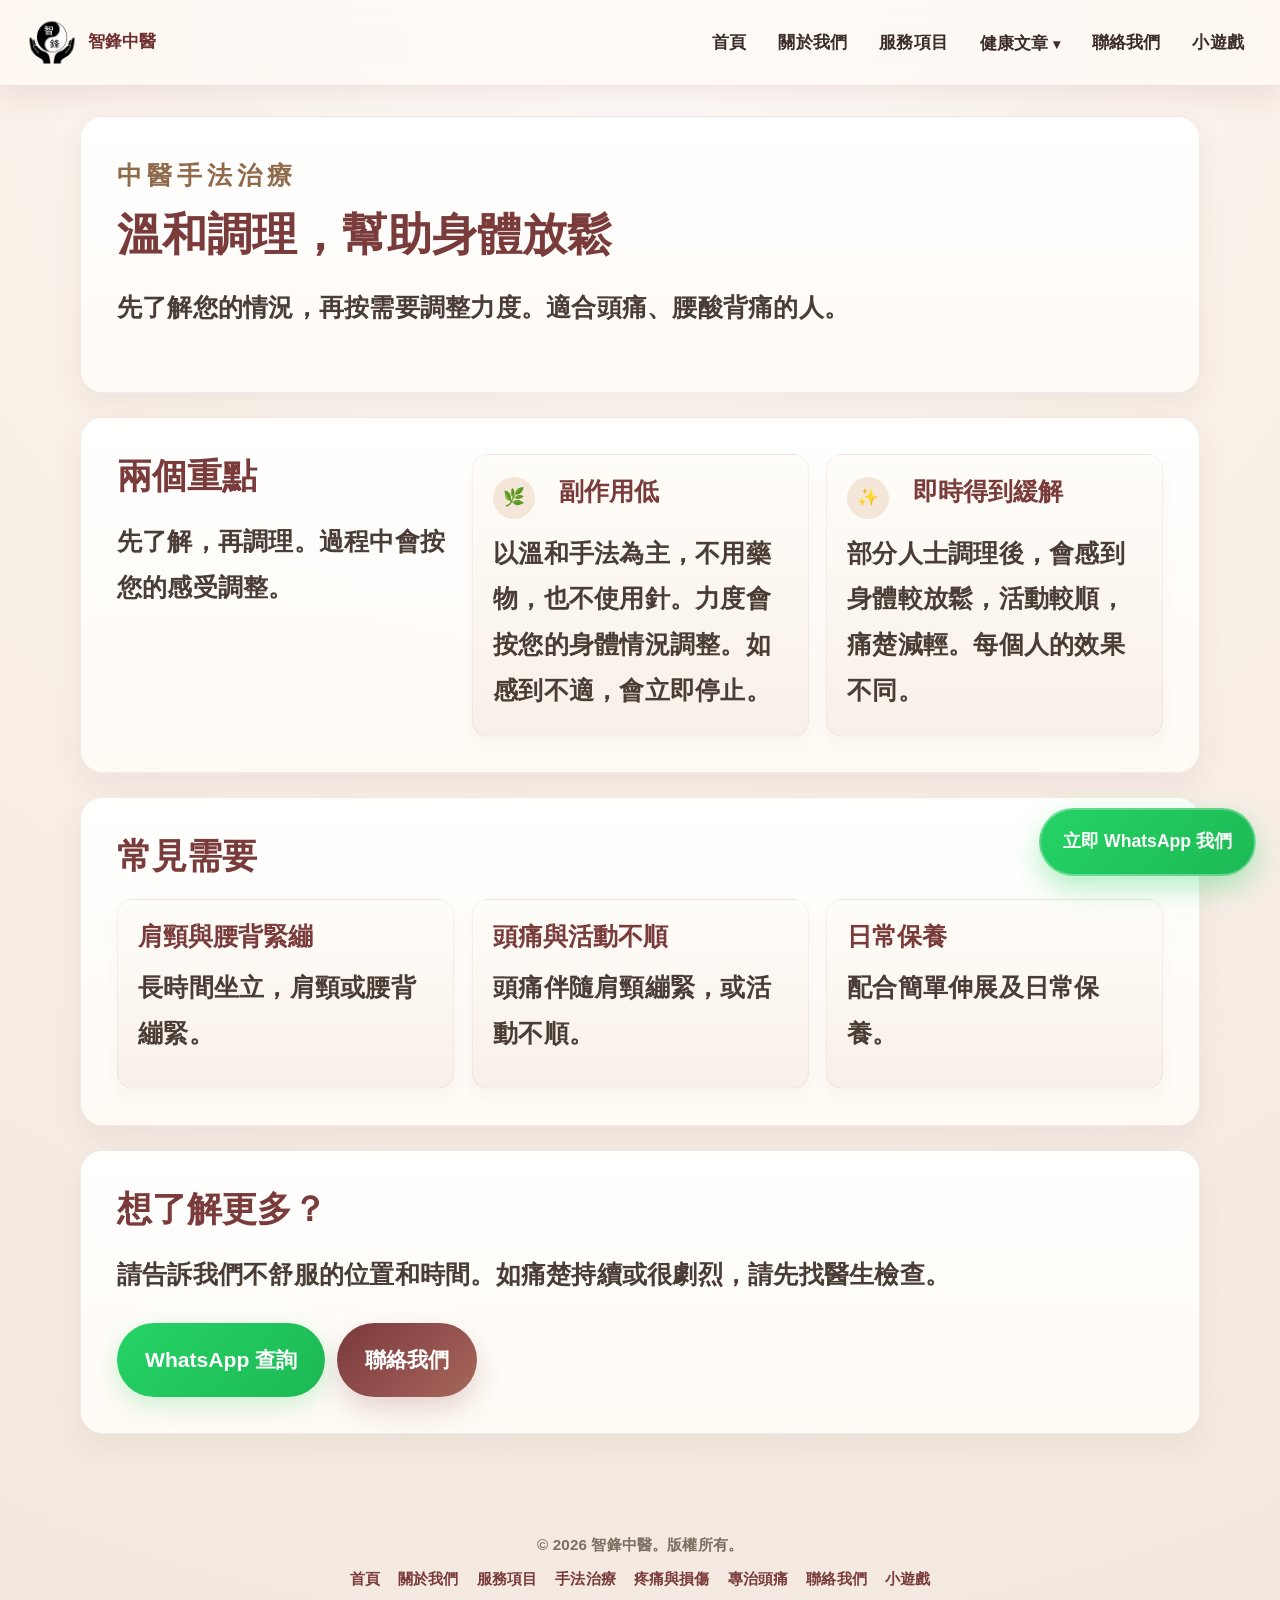
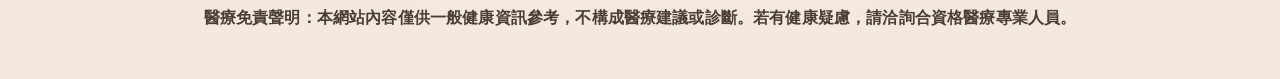
<file: manual-therapy.html>
<!DOCTYPE html>
<html lang="zh-HK">
<head>
  <meta charset="UTF-8" />
  <meta name="viewport" content="width=device-width, initial-scale=1.0" />
  <!-- Google tag (gtag.js) -->
<script async src="https://www.googletagmanager.com/gtag/js?id=AW-18321476060"></script>
<script>
  window.dataLayer = window.dataLayer || [];
  function gtag(){dataLayer.push(arguments);}
  gtag('js', new Date());

  gtag('config', 'AW-18321476060');
</script>

<meta http-equiv="Content-Security-Policy" content="default-src 'self'; base-uri 'self'; object-src 'none'; script-src 'self' 'unsafe-inline' https://www.googletagmanager.com https://www.google-analytics.com https://googleads.g.doubleclick.net https://www.google.com https://www.googleadservices.com https://www.google.com.hk; style-src 'self' 'unsafe-inline' https://www.googletagmanager.com https://fonts.googleapis.com https://tagassistant.google.com; font-src 'self' data: https://fonts.gstatic.com; img-src 'self' data: https://www.googletagmanager.com https://www.google-analytics.com https://googleads.g.doubleclick.net https://www.google.com https://www.googleadservices.com https://www.google.com.hk https://fonts.gstatic.com; connect-src 'self' https://www.googletagmanager.com https://www.google-analytics.com https://www.google.com https://www.google.com.hk https://googleads.g.doubleclick.net https://ad.doubleclick.net https://www.googleadservices.com; frame-src 'self' https://www.youtube-nocookie.com;" />  <meta property="og:type" content="website" />
  <meta property="og:title" content="中醫手法治療｜副作用低與即時舒緩｜智鋒中醫" />
  <meta property="og:description" content="認識中醫手法治療的溫和調理方式，以及調理後可能出現的即時舒緩感受，適合肩頸、腰背與頭痛不適。" />
  <meta property="og:url" content="https://chifungtech.github.io/manual-therapy.html" />
  <meta property="og:image" content="https://chifungtech.github.io/pic4.jpg" />
  <meta name="twitter:card" content="summary_large_image" />
  <meta name="twitter:title" content="中醫手法治療｜副作用低與即時舒緩｜智鋒中醫" />
  <meta name="twitter:description" content="認識中醫手法治療的溫和調理方式，以及調理後可能出現的即時舒緩感受，適合肩頸、腰背與頭痛不適。" />
  <meta name="twitter:image" content="https://chifungtech.github.io/pic4.jpg" />
  <title>中醫手法治療｜副作用低與即時舒緩｜智鋒中醫</title>
  <link rel="icon" type="image/png" href="taichi_favicon.png" sizes="32x32" />
  <link rel="shortcut icon" href="taichi_favicon.ico" />
  <link rel="stylesheet" href="style.css" />
  <script defer src="site.js"></script>
</head>
<body>
  <header class="site-header">
    <a class="brand" href="index.html" aria-label="智鋒中醫">
      <img src="taichi_logo.png" alt="智鋒中醫品牌標誌" class="site-logo" />
      <span class="brand-text">智鋒中醫</span>
    </a>
    <button class="nav-toggle" type="button" aria-expanded="false" aria-label="顯示選單">☰ 選單</button>
    <nav class="site-nav" aria-label="主選單">
      <a href="index.html">首頁</a>
      <a href="about.html">關於我們</a>
      <a href="services.html">服務項目</a>
      <div class="nav-item">
        <button class="nav-link" type="button" aria-expanded="false" aria-controls="health-articles-menu" aria-label="開啟健康文章選單">健康文章</button>
        <div id="health-articles-menu" class="submenu" aria-label="健康文章分類">
          <a href="article.html">健康文章</a>
          <a href="four-seasons.html">四季養生</a>
          <a class="active" href="manual-therapy.html">手法治療</a>
          <a href="pain.html">疼痛與損傷</a>
          <a href="headpain.html">專治頭痛</a>
        </div>
      </div>
      <a href="contact.html">聯絡我們</a>
      <a href="minigame.html">小遊戲</a>
    </nav>
  </header>

  <main class="page-content">
    <section class="card">
      <p class="eyebrow">中醫手法治療</p>
      <h1>溫和調理，幫助身體放鬆</h1>
      <p>先了解您的情況，再按需要調整力度。適合頭痛、腰酸背痛的人。</p>
    </section>

    <section class="card feature-grid" aria-labelledby="benefits-title">
      <div class="section-intro">
        <h2 id="benefits-title">兩個重點</h2>
        <p>先了解，再調理。過程中會按您的感受調整。</p>
      </div>
      <article>
        <h3><span class="icon" aria-hidden="true">🌿</span>副作用低</h3>
        <p>以溫和手法為主，不用藥物，也不使用針。力度會按您的身體情況調整。如感到不適，會立即停止。</p>
      </article>
      <article>
        <h3><span class="icon" aria-hidden="true">✨</span>即時得到緩解</h3>
        <p>部分人士調理後，會感到身體較放鬆，活動較順，痛楚減輕。每個人的效果不同。</p>
      </article>
    </section>

    <section class="card">
      <h2>常見需要</h2>
      <div class="service-list">
        <article>
          <h3>肩頸與腰背緊繃</h3>
          <p>長時間坐立，肩頸或腰背繃緊。</p>
        </article>
        <article>
          <h3>頭痛與活動不順</h3>
          <p>頭痛伴隨肩頸繃緊，或活動不順。</p>
        </article>
        <article>
          <h3>日常保養</h3>
          <p>配合簡單伸展及日常保養。</p>
        </article>
      </div>
    </section>

    <section class="card">
      <h2>想了解更多？</h2>
      <p>請告訴我們不舒服的位置和時間。如痛楚持續或很劇烈，請先找醫生檢查。</p>
      <div class="cta-row">
        <a class="button button--wa" href="https://wa.me/85261446243?text=你好，我想了解中醫手法治療，主要困擾是：" target="_blank" rel="noopener noreferrer">WhatsApp 查詢</a>
        <a class="button" href="contact.html">聯絡我們</a>
      </div>
    </section>
  </main>

  <footer class="site-footer">
    © 2026 智鋒中醫。版權所有。
    <nav class="footer-nav" aria-label="頁面導覽">
      <a href="index.html">首頁</a>
      <a href="about.html">關於我們</a>
      <a href="services.html">服務項目</a>
      <a href="manual-therapy.html">手法治療</a>
      <a href="pain.html">疼痛與損傷</a>
      <a href="headpain.html">專治頭痛</a>
      <a href="contact.html">聯絡我們</a>
      <a href="minigame.html">小遊戲</a>
    </nav>
    <p class="disclaimer">醫療免責聲明：本網站內容僅供一般健康資訊參考，不構成醫療建議或診斷。若有健康疑慮，請洽詢合資格醫療專業人員。</p>
  </footer>

  <a href="https://wa.me/85261446243?text=你好，我想了解中醫手法治療。" target="_blank" rel="noopener noreferrer" class="whatsapp-float" aria-label="立即透過 WhatsApp 聯絡智鋒中醫">立即 WhatsApp 我們</a>

</body>
</html>
</file>
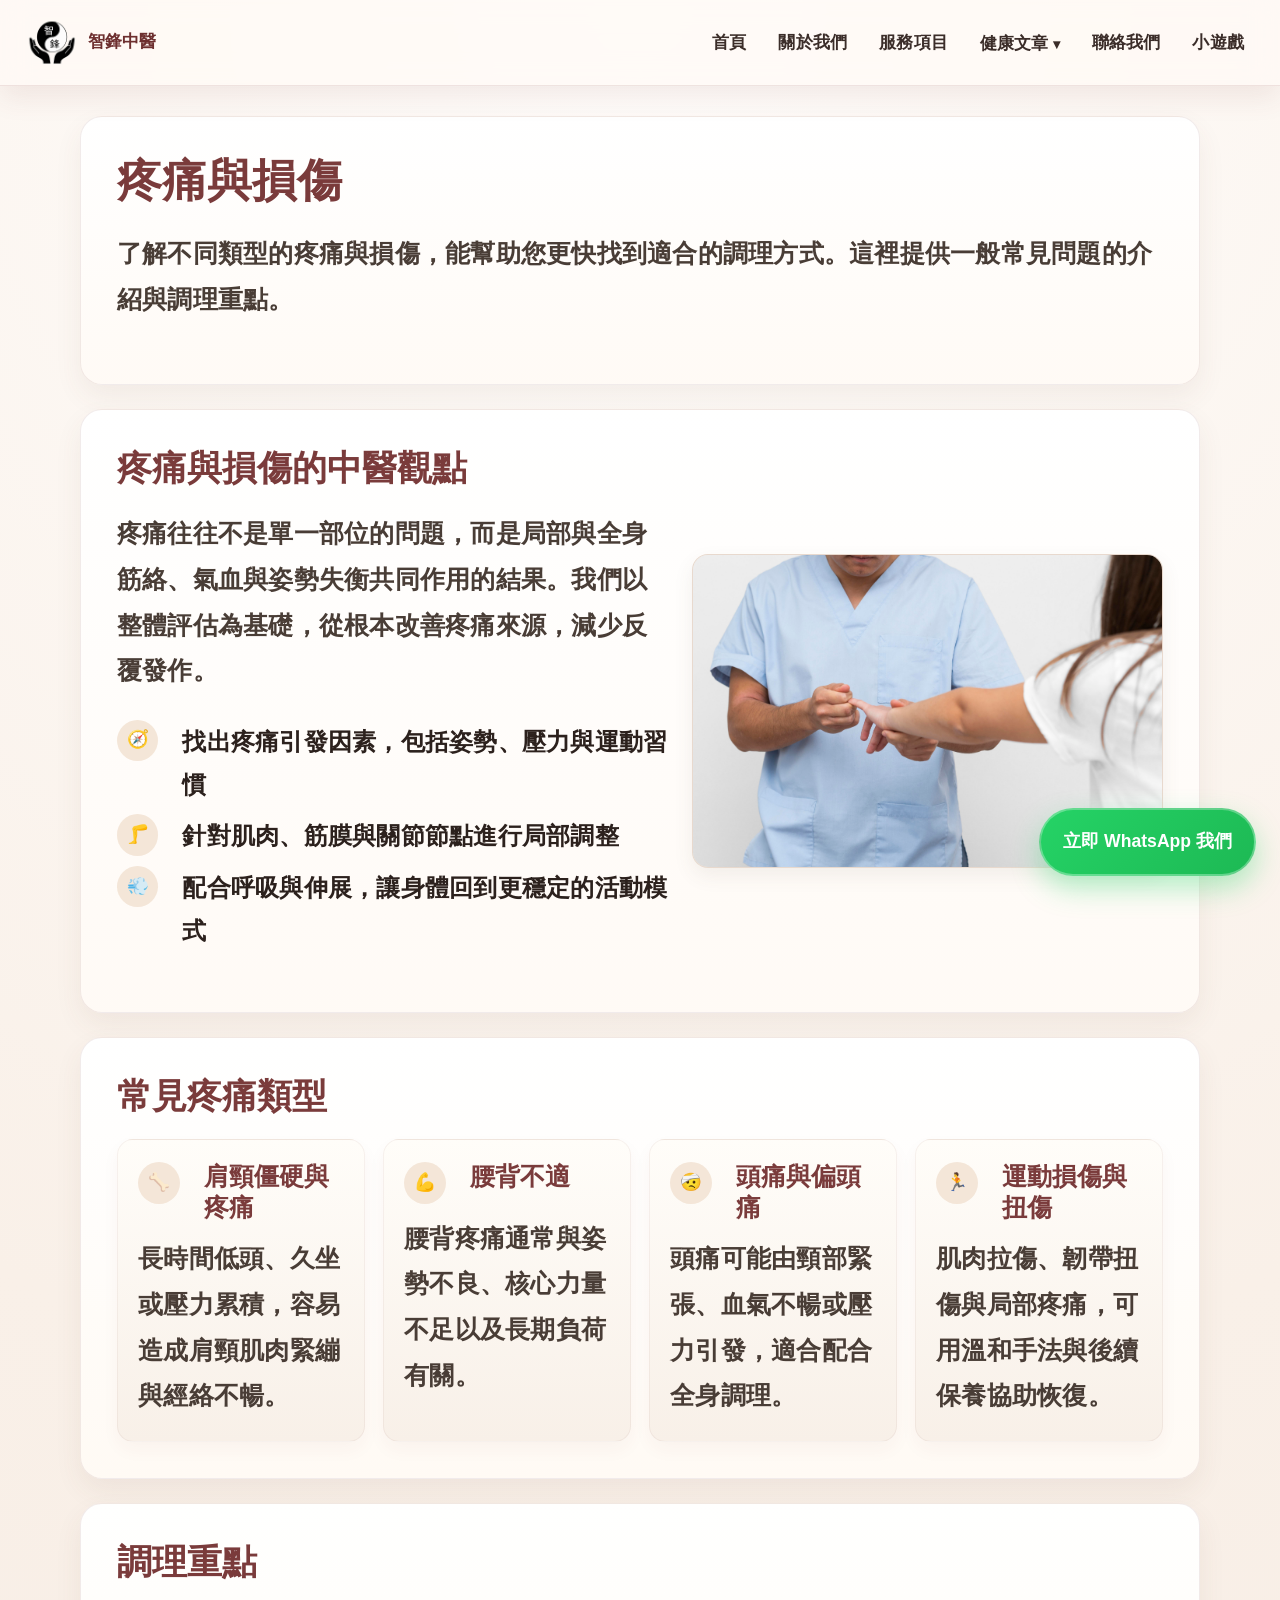
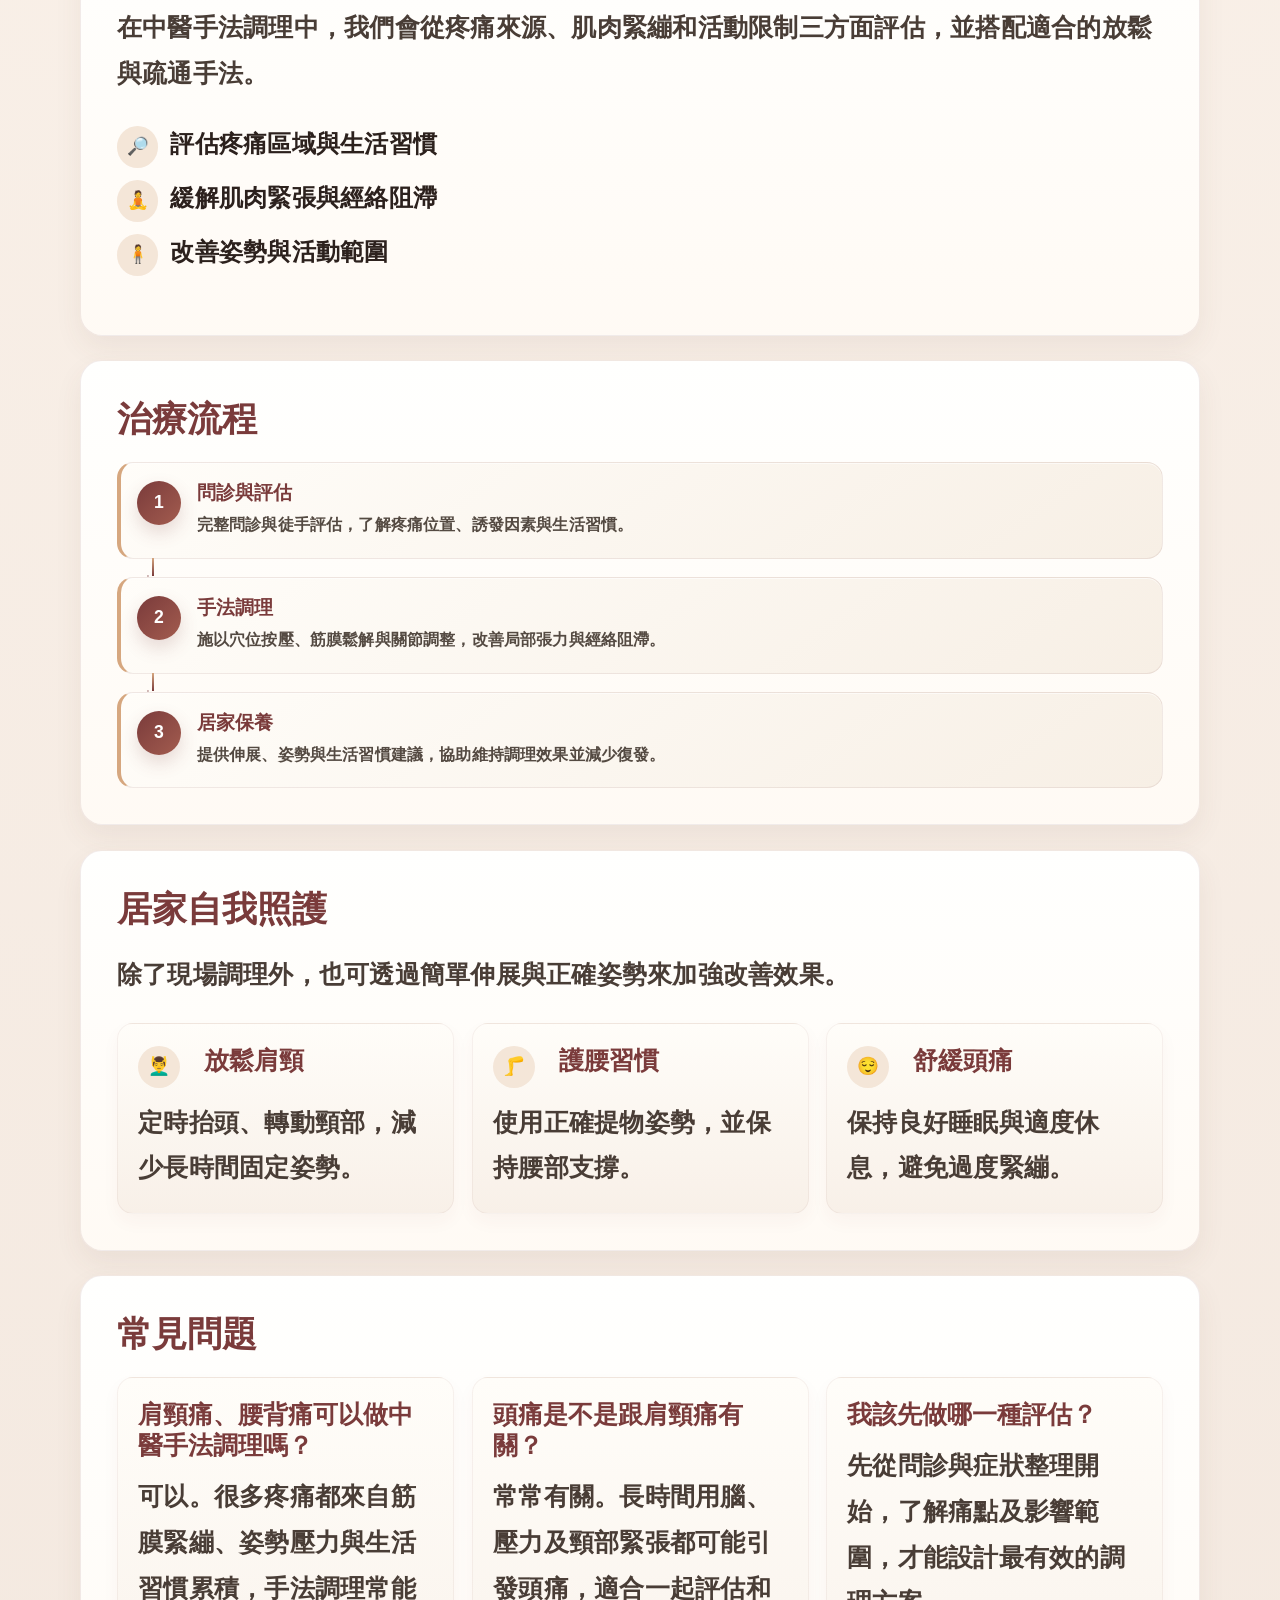
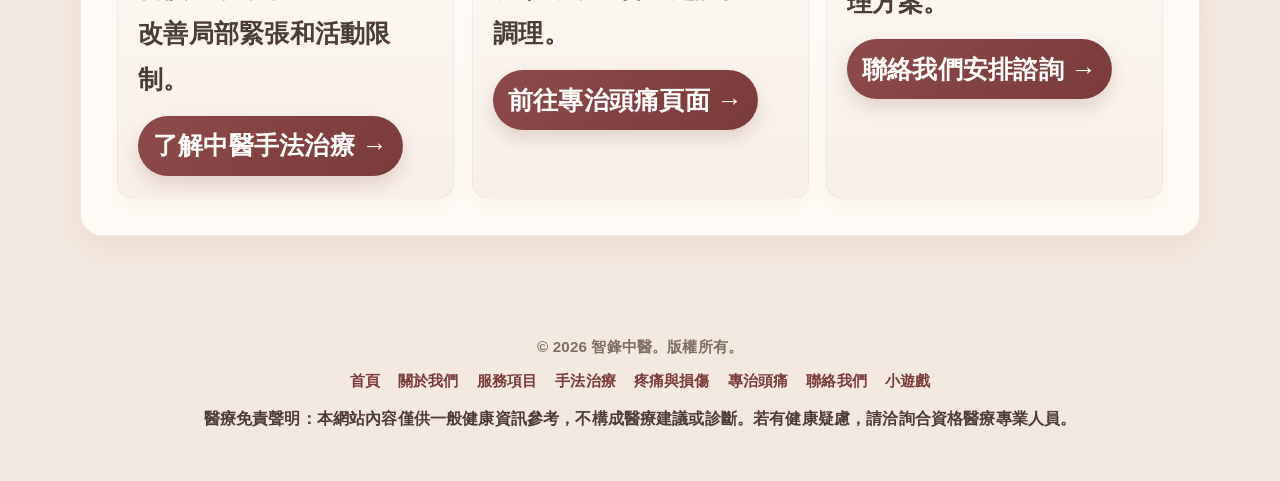
<file: pain.html>
<!DOCTYPE html>
<html lang="zh-HK">

<head>
  <meta charset="UTF-8" />
  <meta name="viewport" content="width=device-width, initial-scale=1.0" />
  <!-- Google tag (gtag.js) -->
  <script async src="https://www.googletagmanager.com/gtag/js?id=AW-18321476060"></script>
  <script>
    window.dataLayer = window.dataLayer || [];
    function gtag() { dataLayer.push(arguments); }
    gtag('js', new Date());

    gtag('config', 'AW-18321476060');
  </script>

<meta http-equiv="Content-Security-Policy" content="default-src 'self'; base-uri 'self'; object-src 'none'; script-src 'self' 'unsafe-inline' https://www.googletagmanager.com https://www.google-analytics.com https://googleads.g.doubleclick.net https://www.google.com https://www.googleadservices.com https://www.google.com.hk; style-src 'self' 'unsafe-inline' https://www.googletagmanager.com https://fonts.googleapis.com https://tagassistant.google.com; font-src 'self' data: https://fonts.gstatic.com; img-src 'self' data: https://www.googletagmanager.com https://www.google-analytics.com https://googleads.g.doubleclick.net https://www.google.com https://www.googleadservices.com https://www.google.com.hk https://fonts.gstatic.com; connect-src 'self' https://www.googletagmanager.com https://www.google-analytics.com https://www.google.com https://www.google.com.hk https://googleads.g.doubleclick.net https://ad.doubleclick.net https://www.googleadservices.com; frame-src 'self' https://www.youtube-nocookie.com;" />  <meta property="og:type" content="website" />
  <meta property="og:title" content="肩頸痛、腰背痛、關節痛｜中醫手法舒緩與疼痛調理｜智鋒中醫" />
  <meta property="og:description" content="了解常見疼痛與損傷類型，包括肩頸痛、腰背痛與運動損傷，並認識適合的中醫手法調理方法。" />
  <meta property="og:url" content="https://chifungtech.github.io/pain.html" />
  <meta property="og:image"
    content="https://chifungtech.github.io/front-view-physiotherapist-doing-fingers-exercises-with-woman.jpg" />
  <meta name="twitter:card" content="summary_large_image" />
  <meta name="twitter:title" content="肩頸痛、腰背痛、關節痛｜中醫手法舒緩與疼痛調理｜智鋒中醫" />
  <meta name="twitter:description" content="了解常見疼痛與損傷類型，包括肩頸痛、腰背痛與運動損傷，並認識適合的中醫手法調理方法。" />
  <meta name="twitter:image"
    content="https://chifungtech.github.io/front-view-physiotherapist-doing-fingers-exercises-with-woman.jpg" />
  <title>肩頸痛、腰背痛、關節痛｜中醫手法舒緩與疼痛調理｜智鋒中醫</title>
  <meta name="description" content="了解常見疼痛與損傷類型，包括肩頸痛、腰背痛與運動損傷，並認識適合的中醫手法調理方法。" />
  <script defer src="site.js"></script>
  <script type="application/ld+json">
  {
    "@context": "https://schema.org",
    "@type": "MedicalBusiness",
    "name": "智鋒中醫",
    "description": "智鋒中醫提供手法調理、頭痛緩解、肩頸與腰背舒緩，專注整體中醫保健。",
    "url": "https://chifungtech.github.io/",
    "logo": "https://chifungtech.github.io/taichi_logo.png",
    "telephone": "+85261446243",
    "address": {
      "@type": "PostalAddress",
      "addressLocality": "香港"
    },
    "medicalSpecialty": "Traditional Chinese Medicine"
  }
  </script>
  <link rel="icon" type="image/png" href="taichi_favicon.png" sizes="32x32" />
  <link rel="shortcut icon" href="taichi_favicon.ico" />
  <link rel="stylesheet" href="style.css" />
</head>

<body>
  <header class="site-header">
    <a class="brand" href="index.html" aria-label="智鋒中醫">
      <img src="taichi_logo.png" alt="智鋒中醫品牌標誌" class="site-logo" />
      <span class="brand-text">智鋒中醫</span>
    </a>
    <button class="nav-toggle" type="button" aria-expanded="false" aria-label="顯示選單">☰ 選單</button>
    <nav class="site-nav" aria-label="主選單">
      <a href="index.html">首頁</a>
      <a href="about.html">關於我們</a>
      <a href="services.html">服務項目</a>
      <div class="nav-item">
        <button class="nav-link" type="button" aria-expanded="false" aria-controls="health-articles-menu"
          aria-label="開啟健康文章選單">健康文章</button>
        <div id="health-articles-menu" class="submenu" aria-label="健康文章分類">
          <a href="article.html">健康文章</a>
          <a href="four-seasons.html">四季養生</a>
          <a href="manual-therapy.html">手法治療</a>
          <a class="active" href="pain.html">疼痛與損傷</a>
          <a href="headpain.html">專治頭痛</a>
        </div>
      </div>
      <a href="contact.html">聯絡我們</a>
      <a href="minigame.html">小遊戲</a>
    </nav>
  </header>

  <main class="page-content">
    <section class="card">
      <h1>疼痛與損傷</h1>
      <p>了解不同類型的疼痛與損傷，能幫助您更快找到適合的調理方式。這裡提供一般常見問題的介紹與調理重點。</p>
    </section>

    <!-- add illustrative image to reduce dryness -->
    <section class="card">
      <div class="card__body">
        <div class="card__copy">
          <h2>疼痛與損傷的中醫觀點</h2>
          <p>疼痛往往不是單一部位的問題，而是局部與全身筋絡、氣血與姿勢失衡共同作用的結果。我們以整體評估為基礎，從根本改善疼痛來源，減少反覆發作。</p>
          <ul>
            <li><span class="icon" aria-hidden="true">🧭</span>找出疼痛引發因素，包括姿勢、壓力與運動習慣</li>
            <li><span class="icon" aria-hidden="true">🦵</span>針對肌肉、筋膜與關節節點進行局部調整</li>
            <li><span class="icon" aria-hidden="true">💨</span>配合呼吸與伸展，讓身體回到更穩定的活動模式</li>
          </ul>
        </div>
        <div class="card__media">
          <img class="full-image" src="front-view-physiotherapist-doing-fingers-exercises-with-woman.jpg"
            alt="中醫師與患者進行手部活動與關節緩解訓練" loading="lazy" decoding="async" />
        </div>
      </div>
    </section>

    <section class="card">
      <h2>常見疼痛類型</h2>
      <div class="service-list">
        <article>
          <h3><span class="icon" aria-hidden="true">🦴</span>肩頸僵硬與疼痛</h3>
          <p>長時間低頭、久坐或壓力累積，容易造成肩頸肌肉緊繃與經絡不暢。</p>
        </article>
        <article>
          <h3><span class="icon" aria-hidden="true">💪</span>腰背不適</h3>
          <p>腰背疼痛通常與姿勢不良、核心力量不足以及長期負荷有關。</p>
        </article>
        <article>
          <h3><span class="icon" aria-hidden="true">🤕</span>頭痛與偏頭痛</h3>
          <p>頭痛可能由頸部緊張、血氣不暢或壓力引發，適合配合全身調理。</p>
        </article>
        <article>
          <h3><span class="icon" aria-hidden="true">🏃</span>運動損傷與扭傷</h3>
          <p>肌肉拉傷、韌帶扭傷與局部疼痛，可用溫和手法與後續保養協助恢復。</p>
        </article>
      </div>
    </section>

    <section class="card">
      <h2>調理重點</h2>
      <p>在中醫手法調理中，我們會從疼痛來源、肌肉緊繃和活動限制三方面評估，並搭配適合的放鬆與疏通手法。</p>
      <ul>
        <li><span class="icon" aria-hidden="true">🔎</span>評估疼痛區域與生活習慣</li>
        <li><span class="icon" aria-hidden="true">🧘</span>緩解肌肉緊張與經絡阻滯</li>
        <li><span class="icon" aria-hidden="true">🧍</span>改善姿勢與活動範圍</li>
      </ul>
    </section>

    <section class="card">
      <h2>治療流程</h2>
      <div class="flowchart" aria-label="治療流程圖">
        <div class="flow-step">
          <span class="step-index">1</span>
          <div class="flow-content">
            <h3>問診與評估</h3>
            <p>完整問診與徒手評估，了解疼痛位置、誘發因素與生活習慣。</p>
          </div>
        </div>
        <div class="flow-step">
          <span class="step-index">2</span>
          <div class="flow-content">
            <h3>手法調理</h3>
            <p>施以穴位按壓、筋膜鬆解與關節調整，改善局部張力與經絡阻滯。</p>
          </div>
        </div>
        <div class="flow-step">
          <span class="step-index">3</span>
          <div class="flow-content">
            <h3>居家保養</h3>
            <p>提供伸展、姿勢與生活習慣建議，協助維持調理效果並減少復發。</p>
          </div>
        </div>
      </div>
    </section>

    <section class="card">
      <h2>居家自我照護</h2>
      <p>除了現場調理外，也可透過簡單伸展與正確姿勢來加強改善效果。</p>
      <div class="service-list">
        <article>
          <h3><span class="icon" aria-hidden="true">💆‍♂️</span>放鬆肩頸</h3>
          <p>定時抬頭、轉動頸部，減少長時間固定姿勢。</p>
        </article>
        <article>
          <h3><span class="icon" aria-hidden="true">🦵</span>護腰習慣</h3>
          <p>使用正確提物姿勢，並保持腰部支撐。</p>
        </article>
        <article>
          <h3><span class="icon" aria-hidden="true">😌</span>舒緩頭痛</h3>
          <p>保持良好睡眠與適度休息，避免過度緊繃。</p>
        </article>
      </div>
    </section>

    <section class="card">
      <h2>常見問題</h2>
      <div class="service-list">
        <article>
          <h3>肩頸痛、腰背痛可以做中醫手法調理嗎？</h3>
          <p>可以。很多疼痛都來自筋膜緊繃、姿勢壓力與生活習慣累積，手法調理常能改善局部緊張和活動限制。</p>
          <p><a class="faq-link" href="manual-therapy.html">了解中醫手法治療 →</a></p>
        </article>
        <article>
          <h3>頭痛是不是跟肩頸痛有關？</h3>
          <p>常常有關。長時間用腦、壓力及頸部緊張都可能引發頭痛，適合一起評估和調理。</p>
          <p><a class="faq-link" href="headpain.html">前往專治頭痛頁面 →</a></p>
        </article>
        <article>
          <h3>我該先做哪一種評估？</h3>
          <p>先從問診與症狀整理開始，了解痛點及影響範圍，才能設計最有效的調理方案。</p>
          <p><a class="faq-link" href="contact.html">聯絡我們安排諮詢 →</a></p>
        </article>
      </div>
    </section>
  </main>

  <footer class="site-footer">
    © 2026 智鋒中醫。版權所有。
    <nav class="footer-nav" aria-label="頁面導覽">
      <a href="index.html">首頁</a>
      <a href="about.html">關於我們</a>
      <a href="services.html">服務項目</a>
      <a href="manual-therapy.html">手法治療</a>
      <a href="pain.html">疼痛與損傷</a>
      <a href="headpain.html">專治頭痛</a>
      <a href="contact.html">聯絡我們</a>
      <a href="minigame.html">小遊戲</a>
    </nav>
    <p class="disclaimer">醫療免責聲明：本網站內容僅供一般健康資訊參考，不構成醫療建議或診斷。若有健康疑慮，請洽詢合資格醫療專業人員。</p>
  </footer>

  <a href="https://wa.me/85261446243?text=你好，我想查詢中醫手法調理預約。請先告訴我最困擾的部位與狀況，謝謝。" target="_blank" rel="noopener noreferrer"
    class="whatsapp-float" aria-label="立即透過 WhatsApp 聯絡智鋒中醫">立即 WhatsApp 我們</a>

</body>

</html>
</file>
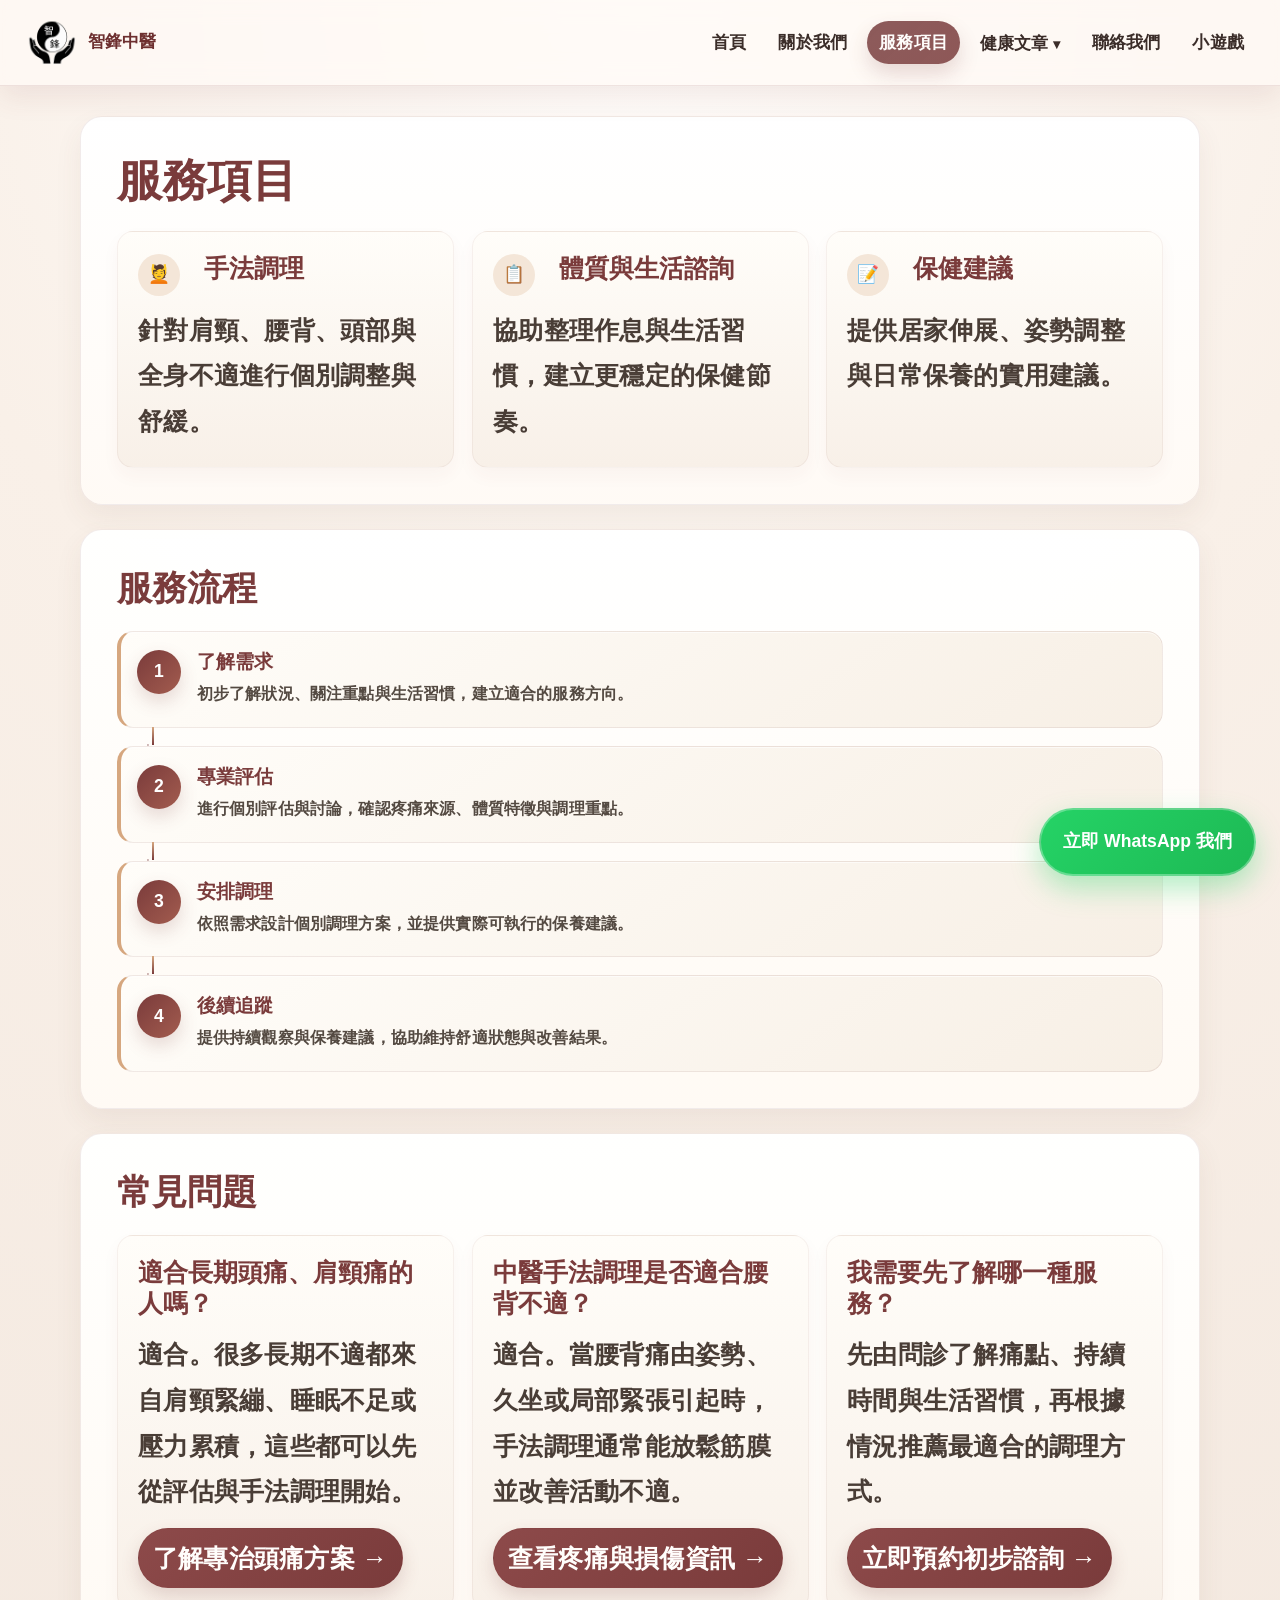
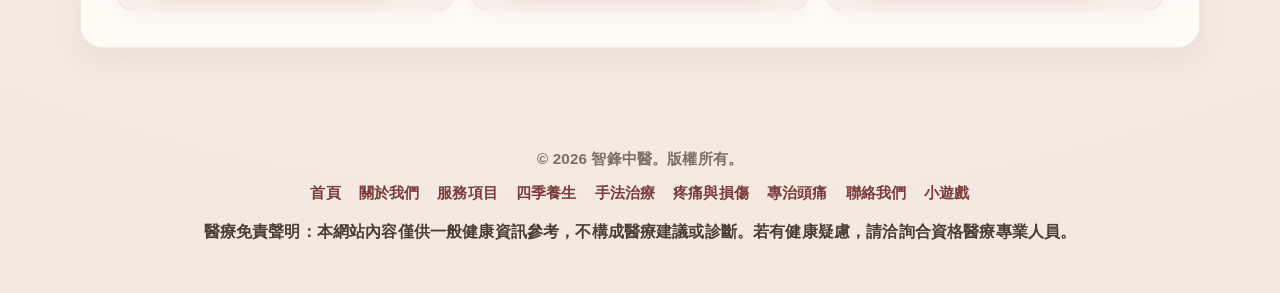
<file: services.html>
<!DOCTYPE html>
<html lang="zh-HK">

<head>
  <meta charset="UTF-8" />
  <meta name="viewport" content="width=device-width, initial-scale=1.0" />
  <!-- Google tag (gtag.js) -->
  <script async src="https://www.googletagmanager.com/gtag/js?id=AW-18321476060"></script>
  <script>
    window.dataLayer = window.dataLayer || [];
    function gtag() { dataLayer.push(arguments); }
    gtag('js', new Date());

    gtag('config', 'AW-18321476060');
  </script>

<meta http-equiv="Content-Security-Policy" content="default-src 'self'; base-uri 'self'; object-src 'none'; script-src 'self' 'unsafe-inline' https://www.googletagmanager.com https://www.google-analytics.com https://googleads.g.doubleclick.net https://www.google.com https://www.googleadservices.com https://www.google.com.hk; style-src 'self' 'unsafe-inline' https://www.googletagmanager.com https://fonts.googleapis.com https://tagassistant.google.com; font-src 'self' data: https://fonts.gstatic.com; img-src 'self' data: https://www.googletagmanager.com https://www.google-analytics.com https://googleads.g.doubleclick.net https://www.google.com https://www.googleadservices.com https://www.google.com.hk https://fonts.gstatic.com; connect-src 'self' https://www.googletagmanager.com https://www.google-analytics.com https://www.google.com https://www.google.com.hk https://googleads.g.doubleclick.net https://ad.doubleclick.net https://www.googleadservices.com; frame-src 'self' https://www.youtube-nocookie.com;" />  <meta property="og:site_name" content="智鋒中醫" />
  <meta property="og:type" content="website" />
  <meta property="og:title" content="香港中醫手法調理服務｜智鋒中醫 - 頭痛、肩頸、腰背舒緩" />
  <meta property="og:description" content="智鋒中醫提供中醫手法調理、頭痛改善、肩頸腰背舒緩與日常保健建議，適合長期不適與養生保健。" />
  <meta property="og:url" content="https://chifungtech.github.io/services.html" />
  <meta property="og:image" content="https://chifungtech.github.io/pic5.jpg" />
  <meta name="twitter:card" content="summary_large_image" />
  <meta name="twitter:title" content="香港中醫手法調理服務｜智鋒中醫 - 頭痛、肩頸、腰背舒緩" />
  <meta name="twitter:description" content="智鋒中醫提供中醫手法調理、頭痛改善、肩頸腰背舒緩與日常保健建議，適合長期不適與養生保健。" />
  <meta name="twitter:image" content="https://chifungtech.github.io/pic5.jpg" />
  <title>香港中醫手法調理服務｜智鋒中醫 - 頭痛、肩頸、腰背舒緩</title>
  <meta name="description" content="智鋒中醫提供中醫手法調理、頭痛改善、肩頸腰背舒緩與日常保健建議，適合長期不適與養生保健。" />
  <script defer src="site.js"></script>
  <script type="application/ld+json">
  {
    "@context": "https://schema.org",
    "@type": "MedicalBusiness",
    "name": "智鋒中醫",
    "description": "智鋒中醫提供手法調理、頭痛緩解、肩頸與腰背舒緩，專注整體中醫保健。",
    "url": "https://chifungtech.github.io/",
    "logo": "https://chifungtech.github.io/taichi_logo.png",
    "telephone": "+85261446243",
    "address": {
      "@type": "PostalAddress",
      "addressLocality": "香港"
    },
    "medicalSpecialty": "Traditional Chinese Medicine"
  }
  </script>
  <link rel="icon" type="image/png" href="taichi_favicon.png" sizes="32x32" />
  <link rel="shortcut icon" href="taichi_favicon.ico" />
  <link rel="stylesheet" href="style.css" />
</head>

<body>
  <header class="site-header">
    <a class="brand" href="index.html" aria-label="智鋒中醫">
      <img src="taichi_logo.png" alt="智鋒中醫品牌標誌" class="site-logo" />
      <span class="brand-text">智鋒中醫</span>
    </a>
    <button class="nav-toggle" type="button" aria-expanded="false" aria-label="顯示選單">☰ 選單</button>
    <nav class="site-nav" aria-label="主選單">
      <a href="index.html">首頁</a>
      <a href="about.html">關於我們</a>
      <a class="active" href="services.html">服務項目</a>
      <div class="nav-item">
        <button class="nav-link" type="button" aria-expanded="false" aria-controls="health-articles-menu"
          aria-label="開啟健康文章選單">健康文章</button>
        <div id="health-articles-menu" class="submenu" aria-label="健康文章分類">
          <a href="article.html">健康文章</a>
          <a href="four-seasons.html">四季養生</a>
          <a href="manual-therapy.html">手法治療</a>
          <a href="pain.html">疼痛與損傷</a>
          <a href="headpain.html">專治頭痛</a>
        </div>
      </div>
      <a href="contact.html">聯絡我們</a>
      <a href="minigame.html">小遊戲</a>
    </nav>
  </header>

  <main class="page-content">
    <section class="card">
      <h1>服務項目</h1>
      <div class="service-list">
        <article>
          <h3><span class="icon" aria-hidden="true">💆</span>手法調理</h3>
          <p>針對肩頸、腰背、頭部與全身不適進行個別調整與舒緩。</p>
        </article>
        <article>
          <h3><span class="icon" aria-hidden="true">📋</span>體質與生活諮詢</h3>
          <p>協助整理作息與生活習慣，建立更穩定的保健節奏。</p>
        </article>
        <article>
          <h3><span class="icon" aria-hidden="true">📝</span>保健建議</h3>
          <p>提供居家伸展、姿勢調整與日常保養的實用建議。</p>
        </article>
      </div>
    </section>

    <section class="card">
      <h2>服務流程</h2>
      <div class="flowchart" aria-label="服務流程圖">
        <div class="flow-step">
          <span class="step-index">1</span>
          <div class="flow-content">
            <h3>了解需求</h3>
            <p>初步了解狀況、關注重點與生活習慣，建立適合的服務方向。</p>
          </div>
        </div>
        <div class="flow-step">
          <span class="step-index">2</span>
          <div class="flow-content">
            <h3>專業評估</h3>
            <p>進行個別評估與討論，確認疼痛來源、體質特徵與調理重點。</p>
          </div>
        </div>
        <div class="flow-step">
          <span class="step-index">3</span>
          <div class="flow-content">
            <h3>安排調理</h3>
            <p>依照需求設計個別調理方案，並提供實際可執行的保養建議。</p>
          </div>
        </div>
        <div class="flow-step">
          <span class="step-index">4</span>
          <div class="flow-content">
            <h3>後續追蹤</h3>
            <p>提供持續觀察與保養建議，協助維持舒適狀態與改善結果。</p>
          </div>
        </div>
      </div>
    </section>

    <section class="card">
      <h2>常見問題</h2>
      <div class="service-list">
        <article>
          <h3>適合長期頭痛、肩頸痛的人嗎？</h3>
          <p>適合。很多長期不適都來自肩頸緊繃、睡眠不足或壓力累積，這些都可以先從評估與手法調理開始。</p>
          <p><a class="faq-link" href="headpain.html">了解專治頭痛方案 →</a></p>
        </article>
        <article>
          <h3>中醫手法調理是否適合腰背不適？</h3>
          <p>適合。當腰背痛由姿勢、久坐或局部緊張引起時，手法調理通常能放鬆筋膜並改善活動不適。</p>
          <p><a class="faq-link" href="pain.html">查看疼痛與損傷資訊 →</a></p>
        </article>
        <article>
          <h3>我需要先了解哪一種服務？</h3>
          <p>先由問診了解痛點、持續時間與生活習慣，再根據情況推薦最適合的調理方式。</p>
          <p><a class="faq-link" href="contact.html">立即預約初步諮詢 →</a></p>
        </article>
      </div>
    </section>
  </main>

  <footer class="site-footer">
    © 2026 智鋒中醫。版權所有。
    <nav class="footer-nav" aria-label="頁面導覽">
      <a href="index.html">首頁</a>
      <a href="about.html">關於我們</a>
      <a href="services.html">服務項目</a>
      <a href="four-seasons.html">四季養生</a>
      <a href="manual-therapy.html">手法治療</a>
      <a href="pain.html">疼痛與損傷</a>
      <a href="headpain.html">專治頭痛</a>
      <a href="contact.html">聯絡我們</a>
      <a href="minigame.html">小遊戲</a>
    </nav>
    <p class="disclaimer">醫療免責聲明：本網站內容僅供一般健康資訊參考，不構成醫療建議或診斷。若有健康疑慮，請洽詢合資格醫療專業人員。</p>
  </footer>

  <a href="https://wa.me/85261446243?text=你好，我想查詢中醫手法調理預約。請先告訴我最困擾的部位與狀況，謝謝。" target="_blank" rel="noopener noreferrer"
    class="whatsapp-float" aria-label="立即透過 WhatsApp 聯絡智鋒中醫">立即 WhatsApp 我們</a>

</body>

</html>
</file>
<file: style.css>
* { box-sizing: border-box; }

body {
  margin: 0;
  font-family: "PingFang TC", "微軟正黑體", Arial, sans-serif;
  font-size: clamp(20px, 0.9vw + 17px, 24px);
  color: #2c211d;
  background: radial-gradient(circle at top, #fffdfb 0%, #f9f0e8 38%, #f3e8df 100%);
  line-height: 1.8;
  padding-top: 88px;
  -webkit-font-smoothing: antialiased;
  text-rendering: optimizeLegibility;
  font-weight: 600;
}

a { color: inherit; text-decoration: none; }

a:hover,
a:focus-visible {
  text-decoration: none;
}

p,
li,
button,
nav a,
.site-footer {
  letter-spacing: 0.01em;
}

img {
  display: block;
  max-width: 100%;
  height: auto;
  width: auto;
}

.site-header {
  position: fixed;
  top: 0;
  left: 0;
  right: 0;
  z-index: 1000;
  display: flex;
  justify-content: space-between;
  align-items: center;
  gap: 12px;
  min-height: 86px;
  padding: 14px 24px;
  background: rgba(255, 250, 245, 0.72);
  backdrop-filter: blur(14px);
  -webkit-backdrop-filter: blur(14px);
  border-bottom: 1px solid rgba(122, 59, 59, 0.12);
  box-shadow: 0 12px 26px rgba(122, 59, 59, 0.09);
}

.brand {
  font-size: 1.35rem;
  font-weight: 700;
  color: #6d2f2f;
  display: inline-flex;
  align-items: center;
  gap: 0.5rem;
}

.site-logo {
  display: inline-block;
  width: 56px;
  height: 56px;
  object-fit: contain;
  border-radius: 8px;
}

.brand-text {
  font-weight: 700;
  font-size: 1.05rem;
  color: #6d2f2f;
}

.site-nav {
  display: flex;
  align-items: center;
  justify-content: flex-end;
  gap: 8px;
  flex-wrap: wrap;
  row-gap: 6px;
}

.nav-item {
  position: relative;
  padding-bottom: 10px;
  margin-bottom: -10px;
}

.nav-link,
.site-nav > a,
.submenu a {
  color: #3b2d29;
  font-weight: 800;
  font-size: 1.08rem;
  padding: 10px 12px;
  border-radius: 999px;
  line-height: 1.35;
  display: inline-flex;
  align-items: center;
  justify-content: center;
}

.nav-link {
  appearance: none;
  border: 0;
  background: transparent;
  font-family: inherit;
  cursor: pointer;
}

.nav-link::after {
  content: ' ▾';
  font-size: 0.8em;
  margin-left: 4px;
}

.submenu {
  position: absolute;
  top: calc(100% + 8px);
  left: 0;
  display: grid;
  min-width: 200px;
  background: rgba(255, 251, 248, 0.86);
  backdrop-filter: blur(12px);
  -webkit-backdrop-filter: blur(12px);
  border: 1px solid rgba(122, 59, 59, 0.16);
  border-radius: 16px;
  box-shadow: 0 18px 32px rgba(95, 72, 58, 0.18);
  padding: 10px;
  z-index: 1200;
  grid-template-columns: 1fr;
  gap: 6px;
  opacity: 0;
  visibility: hidden;
  pointer-events: none;
  transform: translateY(6px);
  transition: opacity 0.18s ease, transform 0.18s ease, visibility 0s linear 0.18s;
}

.nav-item:hover .submenu,
.nav-item:focus-within .submenu,
.nav-item.open .submenu {
  opacity: 1;
  visibility: visible;
  pointer-events: auto;
  transform: translateY(0);
  transition-delay: 0s;
}

.submenu a {
  justify-content: flex-start;
  width: 100%;
  background: rgba(248, 239, 232, 0.9);
  color: #3c2e2a;
  border-radius: 12px;
  text-align: left;
  font-weight: 700;
}

.submenu a:hover,
.submenu a:focus-visible {
  background: linear-gradient(135deg, rgba(128, 73, 73, 0.12), rgba(122, 59, 59, 0.18));
  color: #6d2f2f;
}

.nav-toggle {
  display: none;
  background: #7a3b3b;
  color: #fff;
  border: none;
  border-radius: 999px;
  padding: 10px 14px;
  font-size: 1.1rem;
  font-weight: 700;
  cursor: pointer;
}

.site-nav a.active,
.site-nav a:hover,
.nav-link.active,
.nav-link:hover {
  color: #fffdfb;
  background: linear-gradient(135deg, rgba(128, 73, 73, 0.9), rgba(122, 59, 59, 0.85));
  box-shadow: 0 10px 20px rgba(122, 59, 59, 0.18);
}

.site-header.open .site-nav {
  display: flex;
}

.page-content {
  max-width: 1160px;
  margin: 0 auto;
  padding: 28px 20px 56px;
}

.article-page {
  max-width: 1200px;
}

.card {
  background: linear-gradient(180deg, rgba(255,255,255,0.96), rgba(255,250,245,0.96));
  border: 1px solid rgba(122, 59, 59, 0.1);
  border-radius: 22px;
  padding: clamp(22px, 2.8vw, 36px);
  margin-bottom: 24px;
  box-shadow: 0 12px 28px rgba(95, 72, 58, 0.07);
}

.article-hero {
  padding-top: clamp(22px, 3vw, 36px);
  padding-bottom: clamp(22px, 3vw, 36px);
  background: linear-gradient(135deg, #fffdf9 0%, #f4ebdf 100%);
  border: 1px solid rgba(122, 59, 59, 0.08);
}

.article-hero h1 {
  max-width: 760px;
  margin-bottom: 0.5em;
}

.article-meta {
  display: flex;
  flex-wrap: wrap;
  gap: 12px 20px;
  color: #7b6f62;
  font-weight: 700;
  font-size: 0.94rem;
}

.article-shell {
  display: grid;
  grid-template-columns: minmax(220px, 280px) minmax(0, 1fr);
  gap: 24px;
  align-items: start;
}

.article-sidebar {
  position: sticky;
  top: 112px;
  display: grid;
  gap: 18px;
}

.article-summary,
.article-cta {
  padding: 20px 18px;
}

.article-summary h2,
.article-cta h3 {
  margin-top: 0;
  font-size: clamp(1.3rem, 1.5vw, 1.75rem);
}

.summary-list {
  list-style: none;
  padding: 0;
  margin: 0;
  display: grid;
  gap: 10px;
}

.summary-list a {
  display: block;
  padding: 10px 12px;
  border-radius: 10px;
  background: #f7efe6;
  color: #7a3b3b;
  font-weight: 700;
  transition: background 0.2s ease, transform 0.2s ease;
}

.summary-list a:hover,
.summary-list a:focus-visible {
  background: #f0dfcc;
  transform: translateX(2px);
}

.article-cta p {
  margin-bottom: 16px;
}

.article-cta .button {
  width: 100%;
}

.article-content {
  padding: clamp(20px, 2.8vw, 36px);
}

.article-section {
  padding-top: 8px;
}

.article-visual {
  margin-bottom: 1.7rem;
  padding: 0;
  overflow: hidden;
  border: 1px solid rgba(122, 59, 59, 0.08);
  border-radius: 16px;
  box-shadow: 0 8px 20px rgba(95, 72, 58, 0.08);
  background: #fff;
}

.article-visual img {
  width: 100%;
  display: block;
  max-height: none;
  object-fit: contain;
}

.article-visual__caption {
  padding: 12px 18px 16px;
  color: #6b574d;
  font-size: 0.94rem;
  line-height: 1.7;
  background: linear-gradient(180deg, rgba(255,255,255,0.95), rgba(247,239,230,0.9));
}

.article-section + .article-section {
  margin-top: 26px;
  padding-top: 28px;
  border-top: 1px solid rgba(122, 59, 59, 0.1);
}

.article-content h2 {
  font-size: clamp(1.7rem, 2vw, 2.4rem);
  margin-bottom: 0.8em;
}

.article-content h3 {
  font-size: clamp(1.3rem, 1.5vw, 1.7rem);
  margin: 1.1em 0 0.6em;
}

.article-content p,
.article-content li {
  color: #493d36;
  font-size: 1.04em;
  line-height: 1.9;
}

.article-points {
  margin: 1rem 0 1.2rem;
  padding-left: 0;
  display: grid;
  gap: 10px;
}

.article-points li {
  display: flex;
  align-items: flex-start;
  gap: 10px;
  padding: 10px 12px;
  background: rgba(122, 59, 59, 0.04);
  border-radius: 12px;
}

.article-points li::before {
  content: "•";
  color: #7a3b3b;
  font-size: 1.3rem;
  line-height: 1;
}

.article-tip {
  margin-top: 1.25rem;
  padding: 16px 18px;
  border: 1px solid rgba(122, 59, 59, 0.12);
  border-left: 4px solid #d6a77f;
  border-radius: 14px;
  background: linear-gradient(145deg, #fffdf9, #f9f2ea);
}

.article-highlight {
  margin-top: 1.5rem;
  padding: 18px 20px;
  border-radius: 16px;
  background: linear-gradient(135deg, rgba(122, 59, 59, 0.08), rgba(214, 167, 127, 0.12));
  border: 1px solid rgba(122, 59, 59, 0.08);
}

.article-highlight h3 {
  margin-top: 0;
}

.article-closing {
  margin-top: 1.4rem;
  padding: 14px 16px;
  border-left: 4px solid #7a3b3b;
  background: rgba(122, 59, 59, 0.05);
  border-radius: 10px;
  font-weight: 700;
  color: #5b4b3d;
}

.related-articles {
  margin-top: 8px;
}

.related-grid {
  display: grid;
  grid-template-columns: repeat(3, minmax(0, 1fr));
  gap: 16px;
}

.related-card {
  display: flex;
  flex-direction: column;
  min-height: 220px;
  padding: 20px 18px;
  border: 1px solid rgba(122, 59, 59, 0.08);
  border-radius: 16px;
  background: linear-gradient(145deg, #fffdf9, #f3e9dd);
  transition: transform 0.2s ease, border-color 0.2s ease, box-shadow 0.2s ease;
}

.related-card:hover,
.related-card:focus-visible {
  transform: translateY(-3px);
  border-color: rgba(122, 59, 59, 0.25);
  box-shadow: 0 12px 24px rgba(122, 59, 59, 0.08);
}

.related-badge {
  display: inline-flex;
  align-self: flex-start;
  margin-bottom: 12px;
  padding: 6px 10px;
  border-radius: 999px;
  font-size: 0.76rem;
  font-weight: 800;
  letter-spacing: 0.04em;
  color: #7a3b3b;
  background: rgba(122, 59, 59, 0.08);
}

.related-card h3 {
  margin: 0 0 10px;
  font-size: clamp(1.2rem, 1.6vw, 1.6rem);
}

.related-card p {
  margin: 0;
  color: #544a42;
  line-height: 1.75;
}

@media (max-width: 900px) {
  .article-shell {
    grid-template-columns: 1fr;
  }

  .article-sidebar {
    position: static;
  }

  .related-grid {
    grid-template-columns: 1fr;
  }
}

main.page-content > section {
  scroll-margin-top: 110px;
}

.card__body {
  display: grid;
  gap: 24px;
  align-items: center;
}

@media (min-width: 900px) {
  .card__body {
    grid-template-columns: 1fr minmax(320px, 45%);
  }
}

.flowchart {
  display: grid;
  gap: 18px;
  margin-top: 20px;
  position: relative;
}

.flow-step {
  position: relative;
  display: grid;
  grid-template-columns: auto 1fr;
  gap: 16px;
  align-items: flex-start;
  padding: 18px 20px 18px 16px;
  background: linear-gradient(145deg, #fffdf9, #f7efe5);
  border: 1px solid rgba(122, 59, 59, 0.1);
  border-left: 4px solid #d6a77f;
  border-radius: 16px;
  box-shadow: inset 0 1px 0 rgba(255,255,255,0.6);
  transition: transform 0.2s ease, box-shadow 0.2s ease;
}

.flow-step:hover {
  transform: translateY(-2px);
  box-shadow: 0 10px 20px rgba(122, 59, 59, 0.06);
}

.flow-step:not(:last-child)::after {
  content: "";
  position: absolute;
  left: 31px;
  bottom: -18px;
  width: 2px;
  height: 18px;
  background: linear-gradient(180deg, #d6a77f, #7a3b3b);
}

.flow-step:not(:last-child)::before {
  content: "↓";
  position: absolute;
  left: 23px;
  bottom: -29px;
  color: #7a3b3b;
  font-size: 1rem;
  font-weight: 700;
  line-height: 1;
}

.step-index {
  display: inline-flex;
  align-items: center;
  justify-content: center;
  width: 44px;
  height: 44px;
  border-radius: 50%;
  background: linear-gradient(135deg, #7a3b3b, #a35c4f);
  color: #fff;
  font-weight: 700;
  font-size: 1.1rem;
  flex-shrink: 0;
  box-shadow: 0 8px 18px rgba(122, 59, 59, 0.18);
}

.flow-content {
  min-width: 0;
}

.flow-content h3 {
  margin: 0 0 6px;
  font-size: clamp(1.2rem, 1.4vw, 1.45rem);
}

.flow-content p {
  margin: 0;
  font-size: 1rem;
  line-height: 1.8;
  color: #544a42;
}

.card__media .full-image {
  margin-top: 0;
}

.card__body > * {
  min-width: 0;
}

.reveal {
  opacity: 0;
  transform: translate3d(0, 24px, 0);
  transition: opacity 0.6s ease, transform 0.6s ease;
  will-change: opacity, transform;
  backface-visibility: hidden;
}

.reveal.is-visible {
  opacity: 1;
  transform: translate3d(0, 0, 0);
}

.article-page .card,
.article-page .article-content,
.article-page .article-sidebar,
.article-page .article-hero {
  opacity: 1 !important;
  transform: none !important;
}

@media (prefers-reduced-motion: reduce) {
  .reveal,
  .reveal.is-visible {
    transition: none;
    transform: none;
    opacity: 1;
  }
}

@media (max-width: 600px) {
  body {
    font-size: 22px;
    line-height: 1.9;
  }

  .site-header {
    padding: 12px 16px;
  }

  .site-nav a,
  .nav-toggle {
    font-size: 1.04rem;
  }

  .hero {
    gap: 18px;
  }

  .hero img {
    margin-top: 4px;
    border-radius: 14px;
  }

  .button {
    font-size: 1.18rem;
    width: 100%;
  }
}

.hero {
  display: grid;
  grid-template-columns: minmax(0, 1.2fr) minmax(260px, 500px);
  gap: 24px;
  align-items: center;
  padding: clamp(18px, 2vw, 28px);
  overflow: hidden;
  background: #fff;
  border: 1px solid rgba(122, 59, 59, 0.08);
}

.hero > div {
  max-width: 620px;
}

section.hero > img {
  width: 100%;
  max-width: 500px;
  justify-self: end;
  object-fit: contain;
  border-radius: 18px;
  background: #f9f3eb;
}

.hero-welcome {
  min-height: 420px;
  display: grid;
  grid-template-columns: 1.05fr 0.95fr;
  align-items: center;
  gap: 20px;
  overflow: hidden;
  padding: clamp(18px, 2vw, 28px);
}

.hero-copy {
  width: 100%;
  padding: 22px 20px 18px;
  border-radius: 18px;
  background: rgba(255, 253, 249, 0.82);
  backdrop-filter: blur(7px);
  -webkit-backdrop-filter: blur(7px);
  border: 1px solid rgba(122, 59, 59, 0.08);
  box-shadow: 0 14px 28px rgba(122, 59, 59, 0.08);
}

.hero-copy .eyebrow {
  margin-bottom: 10px;
  font-size: 0.72em;
  letter-spacing: 0.12em;
}

.hero-copy h1 {
  margin: 0;
  font-size: clamp(2rem, 2.5vw, 3.2rem);
  line-height: 1.2;
  color: #4d2d2a;
}

.hero-copy h1 span {
  color: #7a3b3b;
}

.hero-inline-suggestion {
  margin: 14px 0 0;
  padding: 10px 12px;
  border-radius: 12px;
  background: rgba(122, 59, 59, 0.06);
  color: #5d433d;
  font-size: 1rem;
  line-height: 1.7;
  font-weight: 700;
}

.hero-overlay__actions {
  display: flex;
  flex-wrap: wrap;
  gap: 12px;
  margin-top: 16px;
}

.button--secondary {
  background: rgba(122, 59, 59, 0.08);
  color: #7a3b3b;
  box-shadow: none;
  border: 1px solid rgba(122, 59, 59, 0.08);
}

.hero-welcome img {
  width: 100%;
  height: 100%;
  min-height: 360px;
  object-fit: cover;
  object-position: center;
  border-radius: 18px;
  display: block;
}

@media (max-width: 900px) {
  .hero-welcome {
    grid-template-columns: 1fr;
    min-height: auto;
    gap: 14px;
    padding: 16px;
  }

  .hero-copy {
    margin: 0;
  }

  .hero-welcome img {
    min-height: 280px;
  }
}

.headpain-hero-image {
  display: block;
  width: 100%;
  max-width: 500px;
  margin-left: auto;
  object-fit: contain;
  border-radius: 18px;
  background: #f9f3eb;
}

.hero-lead {
  max-width: 34rem;
  font-size: 1.08em;
}

.hero-actions {
  display: flex;
  flex-wrap: wrap;
  gap: 12px;
  margin-top: 22px;
}

.hero-actions .button {
  gap: 9px;
}

.home-start {
  background: linear-gradient(135deg, #fffdf9 0%, #f5eee5 100%);
  border: 1px solid rgba(122, 59, 59, 0.1);
}

.home-start .section-intro {
  max-width: 680px;
}

.start-grid {
  display: grid;
  grid-template-columns: repeat(3, 1fr);
  gap: 16px;
  margin-top: 22px;
}

.start-card {
  display: flex;
  flex-direction: column;
  min-height: 240px;
  padding: 24px 20px;
  border: 2px solid rgba(122, 59, 59, 0.12);
  border-radius: 18px;
  background: linear-gradient(180deg, #fffdf9 0%, #f9f1ea 100%);
  transition: transform 0.2s ease, border-color 0.2s ease, box-shadow 0.2s ease, background 0.2s ease;
}

.start-card:hover,
.start-card:focus-visible {
  transform: translateY(-3px);
  border-color: rgba(122, 59, 59, 0.26);
  box-shadow: 0 12px 24px rgba(122, 59, 59, 0.12);
  background: linear-gradient(180deg, #fffdf9 0%, #f2e6dc 100%);
}

.start-card--accent {
  border-color: rgba(122, 59, 59, 0.26);
  background: linear-gradient(135deg, #7a3b3b 0%, #9b5b4d 100%);
  color: #fff;
  box-shadow: 0 12px 24px rgba(122, 59, 59, 0.18);
}

.start-icon {
  display: inline-flex;
  align-items: center;
  justify-content: center;
  width: 3.2rem;
  height: 3.2rem;
  margin-bottom: 14px;
  border-radius: 50%;
  background: #f4e6d8;
  font-size: 1.55rem;
}

.start-card--accent .start-icon {
  background: rgba(255, 255, 255, 0.18);
}

.start-card__title {
  color: #7a3b3b;
  font-size: 1.25em;
  font-weight: 800;
}

.start-card--accent .start-card__title,
.start-card--accent .start-card__text,
.start-card--accent .start-card__link {
  color: #fff;
}

.start-card__text {
  margin-top: 5px;
  color: #544a42;
  font-size: 0.92em;
  line-height: 1.65;
}

.start-card__link {
  margin-top: auto;
  padding-top: 16px;
  color: #7a3b3b;
  font-weight: 800;
}

.eyebrow {
  letter-spacing: 0.2em;
  text-transform: uppercase;
  color: #8f6b4b;
  font-weight: 700;
  margin-bottom: 8px;
}

.section-intro {
  max-width: 760px;
  margin-bottom: 20px;
}

.section-intro p:last-child {
  margin-bottom: 0;
}

h1, h2, h3 {
  color: #7a3b3b;
  line-height: 1.25;
  margin-top: 0;
}

h1 {
  font-size: clamp(2.8rem, 3vw, 4.2rem);
  margin-bottom: 0.5em;
  font-weight: 800;
}

h2 {
  font-size: clamp(2.2rem, 2.5vw, 2.9rem);
  margin-bottom: 0.6em;
  font-weight: 800;
}

h3 {
  font-size: clamp(1.55rem, 1.8vw, 2.1rem);
  margin-bottom: 0.5em;
  font-weight: 800;
}

p {
  margin: 0 0 1em;
  color: #493d36;
  font-size: 1.06em;
}

ul,
ol {
  margin: 0 0 1em;
}

li + li {
  margin-top: 0.35em;
}

.cta-row {
  display: flex;
  flex-wrap: wrap;
  gap: 12px;
  margin-top: 18px;
}

.button {
  display: inline-flex;
  align-items: center;
  justify-content: center;
  padding: 18px 28px;
  border-radius: 999px;
  background: linear-gradient(135deg, #7a3b3b 0%, #8f4c4b 45%, #a6685b 100%);
  color: #fff;
  font-weight: 800;
  font-size: 1.32rem;
  transition: transform 0.2s ease, box-shadow 0.2s ease, filter 0.2s ease, opacity 0.2s ease;
  box-shadow: 0 12px 28px rgba(122, 59, 59, 0.2);
  min-height: 56px;
}

.button:hover,
.button:focus-visible {
  background: linear-gradient(135deg, #6b2d2d 0%, #7a3b3b 45%, #935c50 100%);
  transform: translateY(-2px);
  box-shadow: 0 14px 30px rgba(122, 59, 59, 0.24);
  filter: saturate(1.04);
}

.button--wa {
  background: linear-gradient(135deg, #25d366, #1db954);
  box-shadow: 0 8px 24px rgba(37, 211, 102, 0.24);
}

.button--wa:hover {
  background: linear-gradient(135deg, #1db954, #1aa44d);
  box-shadow: 0 10px 30px rgba(37, 211, 102, 0.32);
}

.trust-strip {
  display: flex;
  flex-wrap: wrap;
  gap: 10px;
  margin-top: 16px;
}

.trust-pill {
  display: inline-flex;
  align-items: center;
  padding: 8px 12px;
  border-radius: 999px;
  background: rgba(122, 59, 59, 0.08);
  color: #7a3b3b;
  font-size: 0.96rem;
  font-weight: 700;
}

.guarantee-note {
  margin-top: 16px;
  display: inline-block;
  padding: 12px 16px;
  border-radius: 999px;
  background: rgba(122, 59, 59, 0.1);
  color: #7a3b3b;
  font-weight: 700;
}

.icon {
  display: inline-flex;
  align-items: center;
  justify-content: center;
  width: 2.6rem;
  height: 2.6rem;
  min-width: 2.6rem;
  margin-right: 0.75rem;
  background: #f4e6d8;
  color: #7a3b3b;
  border-radius: 999px;
  font-size: 1.1rem;
  flex-shrink: 0;
}

.icon-label {
  display: inline-flex;
  align-items: center;
  gap: 0.75rem;
}

ul, ol {
  list-style: none;
  padding-left: 0;
  margin-left: 0;
}

.contact-list li,
.steps li,
.card__copy li {
  display: flex;
  align-items: flex-start;
  gap: 0.75rem;
}

.feature-grid article h3,
.service-list article h3 {
  display: flex;
  align-items: center;
  gap: 0.75rem;
}

.hero img,
.gallery img,
.full-image,
.article-visual img,
.douyin-photo {
  display: block;
  width: 100%;
  height: auto;
  max-width: 100%;
  border: 1px solid rgba(122, 59, 59, 0.1);
  border-radius: 16px;
  box-shadow: 0 8px 20px rgba(95, 72, 58, 0.08);
}

.hero img {
  max-height: none;
  width: min(100%, 500px);
  max-width: 500px;
  object-fit: contain;
  background: #f9f3eb;
}

.gallery img {
  object-fit: contain;
  background: #f5ebdf;
  padding: 6px;
}

.full-image {
  margin-top: 16px;
  max-height: none;
  object-fit: contain;
  background: #f5ebdf;
}

.contact-card__body {
  display: grid;
  gap: 24px;
  align-items: center;
}

.contact-card__media {
  display: flex;
  align-items: center;
  justify-content: center;
}

.contact-card__media .full-image {
  width: min(100%, 480px);
  max-height: none;
  margin-top: 0;
  object-fit: contain;
}

.douyin-photo {
  display: block;
  width: min(100%, 520px);
  max-height: none;
  height: auto;
  margin: 16px auto 0;
  object-fit: contain;
  background: #f5ebdf;
}

@media (min-width: 900px) {
  .contact-card__body {
    grid-template-columns: minmax(0, 1.2fr) minmax(260px, 420px);
  }
}

@media (max-width: 640px) {
  .contact-card__body {
    gap: 18px;
  }

  .contact-card__media .full-image,
  .douyin-photo {
    max-height: 260px;
  }
}

.demo-section {
  display: grid;
  gap: 18px;
}

.section-intro {
  max-width: 720px;
}

.info-section {
  display: grid;
  gap: 18px;
}

.info-grid {
  display: grid;
  gap: 16px;
  grid-template-columns: repeat(auto-fit, minmax(220px, 1fr));
}

.info-card {
  display: flex;
  flex-direction: column;
  gap: 12px;
  padding: 18px;
  border-radius: 16px;
  background: linear-gradient(145deg, #fffdf9, #f8ebde);
  border: 1px solid rgba(122, 59, 59, 0.08);
  box-shadow: inset 0 1px 0 rgba(255,255,255,0.6), 0 8px 18px rgba(122, 59, 59, 0.04);
}

.info-card h3 {
  margin: 0;
}

.check-list {
  display: grid;
  gap: 8px;
  padding: 0;
  margin: 0;
}

.check-list li {
  display: flex;
  align-items: center;
  gap: 8px;
  font-size: 1rem;
  line-height: 1.6;
  color: #5b4b3d;
}

.check-list li::before {
  content: "•";
  color: #7a3b3b;
  font-size: 1.2rem;
  line-height: 1;
}

.info-card__link {
  display: flex;
  align-items: center;
  justify-content: space-between;
  min-height: 52px;
  margin-top: auto;
  padding: 10px 14px;
  color: #7a3b3b;
  font-weight: 700;
  border: 2px solid rgba(122, 59, 59, 0.28);
  border-radius: 10px;
  background: rgba(255, 255, 255, 0.7);
  transition: background 0.2s ease, border-color 0.2s ease, transform 0.2s ease;
}

.info-card__link:hover,
.info-card__link:focus-visible {
  color: #5b2929;
  border-color: #7a3b3b;
  background: #fff;
  transform: translateY(-1px);
}

.video-frame {
  position: relative;
  width: 100%;
  max-width: 760px;
  margin: 0 auto;
  aspect-ratio: 16 / 9;
  overflow: hidden;
  border-radius: 16px;
  background: #e8dccf;
}

.video-frame iframe {
  position: absolute;
  inset: 0;
  width: 100%;
  height: 100%;
  border: 0;
  display: block;
}

.feature-grid,
.service-list {
  display: grid;
  gap: 18px;
  grid-template-columns: repeat(auto-fit, minmax(220px, 1fr));
}

.feature-grid article,
.service-list article {
  display: flex;
  flex-direction: column;
  justify-content: flex-start;
  padding: 22px 20px;
  background: linear-gradient(180deg, #fffdf9, #f8f0e8);
  border-radius: 16px;
  min-height: 190px;
  border: 1px solid rgba(122, 59, 59, 0.06);
  box-shadow: 0 8px 18px rgba(122, 59, 59, 0.04);
  transition: transform 0.2s ease, box-shadow 0.2s ease, border-color 0.2s ease;
}

.feature-grid article:hover,
.service-list article:hover {
  transform: translateY(-3px);
  border-color: rgba(122, 59, 59, 0.14);
  box-shadow: 0 12px 24px rgba(122, 59, 59, 0.08);
}

.feature-grid article h3,
.service-list article h3 {
  display: flex;
  align-items: flex-start;
  gap: 0.75rem;
  margin-bottom: 12px;
}

.feature-grid article p,
.service-list article p {
  margin: 0;
}

.service-list article a,
.faq-link,
.article-summary a,
.article-cta a {
  display: inline-flex;
  align-items: center;
  gap: 0.38rem;
  margin-top: 0.8rem;
  color: #fffdfb;
  font-weight: 800;
  text-decoration: none;
  border: 1px solid rgba(122, 59, 59, 0.12);
  background: linear-gradient(135deg, #8d4a4a 0%, #7a3b3b 100%);
  box-shadow: 0 8px 18px rgba(122, 59, 59, 0.18);
  border-radius: 999px;
  padding: 0.42rem 0.86rem 0.38rem;
  transition: transform 0.2s ease, box-shadow 0.2s ease, filter 0.2s ease;
}

.service-list article a:hover,
.service-list article a:focus-visible,
.faq-link:hover,
.faq-link:focus-visible,
.article-summary a:hover,
.article-summary a:focus-visible,
.article-cta a:hover,
.article-cta a:focus-visible {
  color: #fffdfb;
  box-shadow: 0 12px 22px rgba(122, 59, 59, 0.22);
  filter: brightness(1.03);
  transform: translateX(2px);
}

.gallery {
  display: grid;
  grid-template-columns: repeat(auto-fit, minmax(220px, 1fr));
  gap: 18px;
  align-items: stretch;
}

.gallery img {
  aspect-ratio: 4 / 3;
  min-height: 200px;
  height: auto;
  border-radius: 16px;
}

.site-footer {
  text-align: center;
  padding: 18px 16px 32px;
  color: #7b6f62;
  font-size: 0.95rem;
  line-height: 1.7;
}

.footer-nav {
  display: flex;
  justify-content: center;
  flex-wrap: wrap;
  gap: 6px 18px;
  margin: 8px auto 12px;
}

.footer-nav a {
  color: #7a3b3b;
  font-weight: 700;
}

.footer-nav a:hover,
.footer-nav a:focus-visible {
  text-decoration: underline;
}

.back-to-top {
  position: fixed;
  right: 24px;
  bottom: 148px;
  z-index: 1090;
  display: inline-flex;
  align-items: center;
  justify-content: center;
  gap: 8px;
  padding: 12px 16px;
  border: 1px solid rgba(122, 59, 59, 0.12);
  border-radius: 999px;
  background: rgba(255, 255, 255, 0.95);
  color: #7a3b3b;
  font-weight: 800;
  font-size: 0.95rem;
  box-shadow: 0 12px 24px rgba(95, 72, 58, 0.12);
  opacity: 0;
  visibility: hidden;
  transform: translateY(10px);
  transition: opacity 0.2s ease, transform 0.2s ease, visibility 0.2s ease;
}

.back-to-top.visible {
  opacity: 1;
  visibility: visible;
  transform: translateY(0);
}

.back-to-top:hover,
.back-to-top:focus-visible {
  transform: translateY(-2px);
  outline: none;
}

.whatsapp-float {
  position: fixed;
  right: 24px;
  bottom: 24px;
  z-index: 1100;
  display: inline-flex;
  align-items: center;
  justify-content: center;
  gap: 8px;
  padding: 16px 22px;
  border-radius: 999px;
  background: linear-gradient(135deg, #25d366, #1db954);
  color: #fff;
  font-weight: 800;
  font-size: 1.1rem;
  box-shadow: 0 12px 28px rgba(37, 211, 102, 0.35);
  transition: transform 0.2s ease, box-shadow 0.2s ease, opacity 0.2s ease, filter 0.2s ease;
  border: 2px solid rgba(255, 255, 255, 0.3);
}

.whatsapp-float.dimmed {
  opacity: 0.6;
}

.whatsapp-float.transparent {
  opacity: 0.5;
  background: rgba(37, 211, 102, 0.14);
  border-color: rgba(255, 255, 255, 0.18);
  box-shadow: none;
}

.whatsapp-float:hover {
  transform: translateY(-2px) scale(1.02);
  box-shadow: 0 14px 36px rgba(37, 211, 102, 0.45);
  filter: brightness(1.03);
  text-decoration: none;
}

@media (max-width: 900px) {
  .hero {
    grid-template-columns: 1fr;
  }

  .hero > img {
    max-width: 100%;
    justify-self: stretch;
  }

  .start-grid {
    grid-template-columns: 1fr;
  }

  .hero img {
    width: 100%;
    height: auto;
    max-height: none;
    object-fit: contain;
  }
}

@media (max-width: 800px) {
  body {
    padding-top: 92px;
  }

  .back-to-top {
    right: 16px;
    bottom: 116px;
    padding: 10px 14px;
    font-size: 0.85rem;
  }

  .site-header {
    flex-direction: row;
    align-items: center;
    padding: 14px 16px;
  }

  .nav-toggle {
    display: inline-flex;
    justify-content: center;
    width: auto;
    margin-left: auto;
  }

  .site-nav {
    display: none;
    position: absolute;
    top: 100%;
    left: 0;
    right: 0;
    flex-direction: column;
    gap: 4px;
    width: 100%;
    padding: 10px 16px 14px;
    background: rgba(247, 242, 235, 0.98);
    border-top: 1px solid rgba(122, 59, 59, 0.1);
    box-shadow: 0 14px 24px rgba(95, 72, 58, 0.12);
  }

  .site-header.open .site-nav {
    display: flex;
  }

  .nav-item {
    width: 100%;
    padding-bottom: 0;
    margin-bottom: 0;
  }

  .nav-item .nav-link,
  .nav-item .submenu a,
  .site-nav > a {
    display: block;
    width: 100%;
    padding: 10px 14px;
    font-size: 1.05rem;
    background: #fffdf9;
    border-radius: 12px;
    text-align: left;
  }

  .nav-link {
    width: 100%;
  }

  .nav-link::after {
    margin-left: auto;
  }

  .submenu {
    position: static;
    display: none;
    width: 100%;
    min-width: 0;
    margin-top: 6px;
    padding: 6px 0 0;
    background: transparent;
    border: none;
    border-radius: 0;
    box-shadow: none;
    opacity: 1;
    visibility: visible;
    pointer-events: auto;
    transform: none;
    transition: none;
  }

  .nav-item.open .submenu,
  .nav-item:hover .submenu,
  .nav-item:focus-within .submenu {
    display: grid;
  }
}

@media (max-width: 640px) {
  body {
    padding-top: 92px;
  }

  .site-header {
    flex-direction: row;
    align-items: center;
    padding: 14px 16px;
  }

  .site-nav {
    gap: 8px;
  }

  .site-nav a {
    padding: 10px 12px;
    font-size: 1rem;
  }

  .page-content {
    padding: 16px 12px 40px;
  }

  .card {
    padding: 20px;
  }

  .video-frame {
    width: 100vw;
    max-width: none;
    margin-left: calc(50% - 50vw);
    margin-right: calc(50% - 50vw);
    border-radius: 0;
    aspect-ratio: 16 / 9;
  }

  .gallery img,
  .full-image {
    width: 100%;
    height: auto;
    max-height: none;
    object-fit: contain;
  }

  .whatsapp-float {
    right: 16px;
    bottom: 16px;
  }
}

@media (max-width: 480px) {
  .site-nav {
    width: 100%;
    justify-content: flex-start;
  }

  .site-nav a {
    padding: 8px 10px;
    font-size: 1rem;
  }

  .cta-row {
    flex-direction: column;
  }

  .hero-actions {
    flex-direction: column;
  }

  h1 {
    font-size: 2rem;
    line-height: 1.35;
  }

  h2 {
    font-size: 1.6rem;
  }
}
</file>
